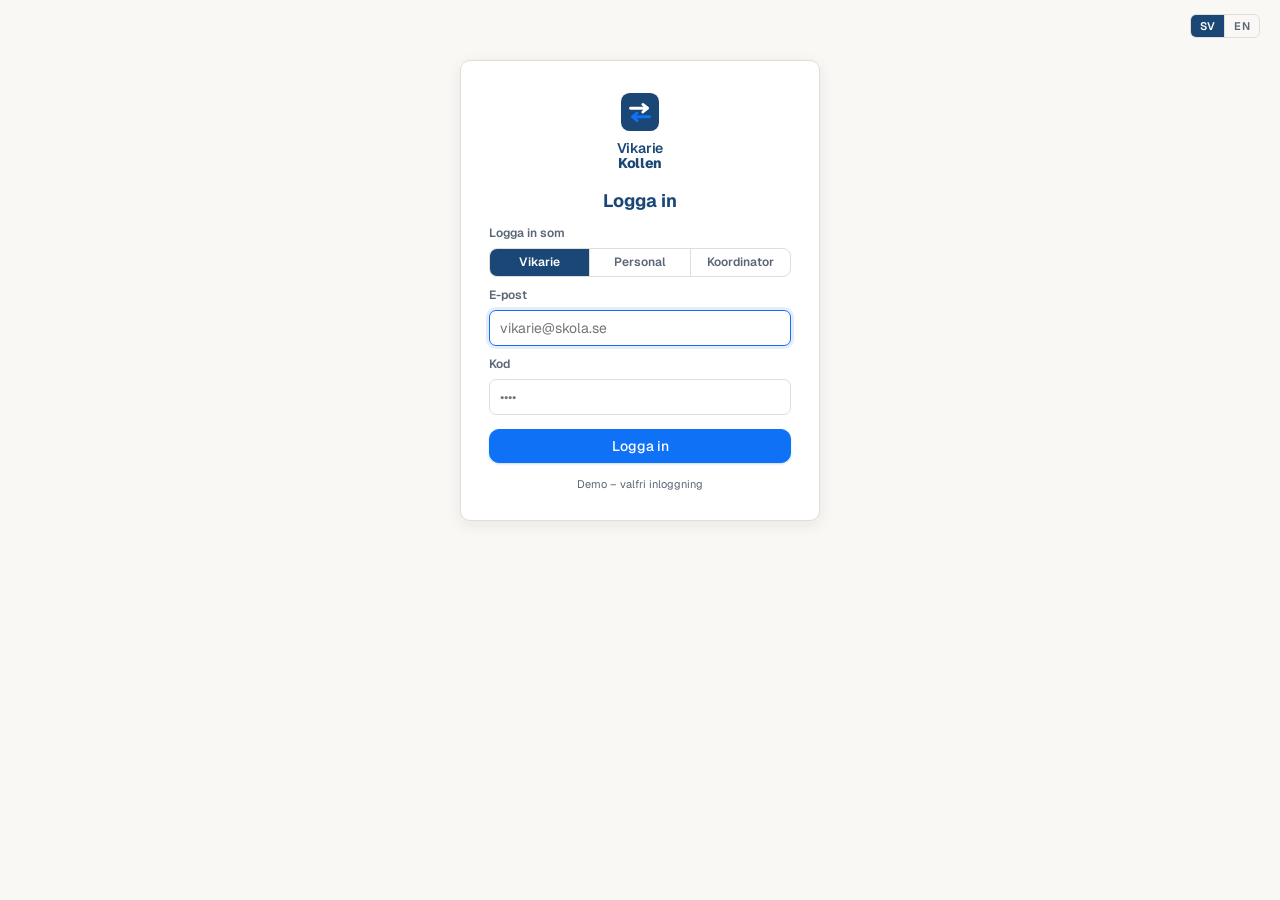
<file: index.html>
<!DOCTYPE html>
<html lang="sv">
<head>
  <meta charset="UTF-8" />
  <meta name="viewport" content="width=device-width, initial-scale=1.0" />
  <title>Vikariekollen · Substitute booking</title>

  <!-- Brand typeface: Geist -->
  <link rel="preconnect" href="https://fonts.googleapis.com" />
  <link rel="preconnect" href="https://fonts.gstatic.com" crossorigin />
  <link rel="stylesheet" href="https://fonts.googleapis.com/css2?family=Geist:wght@400;500;600;700;800&display=swap" />

  <!-- Base + shell + shared component styles.
       ?v= cache-bust: the dev server (serve.py) sends no-store, so this only
       needs bumping if a browser ever pins a stale copy. -->
  <link rel="stylesheet" href="styles.css?v=3" />
  <!-- Per-view stylesheets -->
  <link rel="stylesheet" href="views/board.css?v=3" />
  <link rel="stylesheet" href="views/schedule.css?v=3" />
  <link rel="stylesheet" href="views/pool.css?v=3" />
  <link rel="stylesheet" href="views/settings.css?v=3" />
  <link rel="stylesheet" href="views/history.css?v=3" />
  <link rel="stylesheet" href="views/sub.css?v=3" />
  <link rel="stylesheet" href="views/staff.css?v=3" />
</head>
<body>
  <div id="app"></div>

  <!-- LOAD ORDER (all `defer`, run in document order):
       1. adapter.js  — data + logic layer (window.Adapter)
       2. shell.js    — VK namespace: i18n, el, fmt, components
       3. views/*.js  — assign VK.views.* (stubs; replaced per view)
       4. app.js      — boot the shell LAST -->
  <script src="version.js?v=3" defer></script>
  <script src="adapter.js?v=3" defer></script>
  <script src="shell.js?v=3" defer></script>
  <script src="views/board.js?v=3" defer></script>
  <script src="views/schedule.js?v=3" defer></script>
  <script src="views/pool.js?v=3" defer></script>
  <script src="views/settings.js?v=3" defer></script>
  <script src="views/history.js?v=3" defer></script>
  <script src="views/sub.js?v=3" defer></script>
  <script src="views/staff.js?v=3" defer></script>
  <script src="app.js?v=3" defer></script>
</body>
</html>
</file>
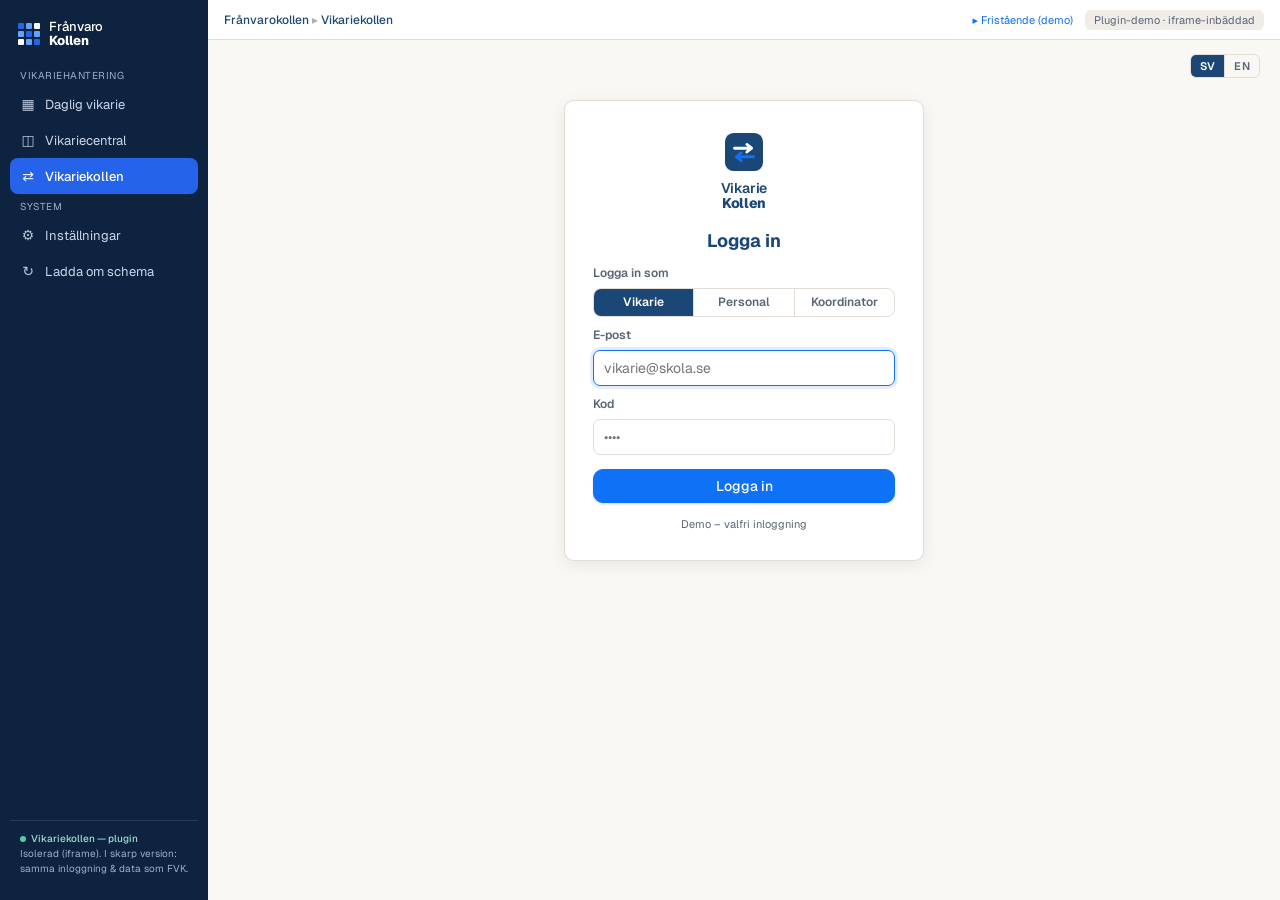
<file: fvk-shell.html>
<!DOCTYPE html>
<html lang="sv">
<head>
  <meta charset="UTF-8" />
  <meta name="viewport" content="width=device-width, initial-scale=1.0" />
  <title>Frånvarokollen · Vikariekollen (plugin-demo)</title>
  <link rel="preconnect" href="https://fonts.googleapis.com" />
  <link rel="preconnect" href="https://fonts.gstatic.com" crossorigin />
  <link rel="stylesheet" href="https://fonts.googleapis.com/css2?family=Geist:wght@400;500;600;700;800&display=swap" />
  <style>
    :root{
      --navy:#16223e; --navy-deep:#0d2340; --blue:#2563eb; --blue2:#60a5fa;
      --paper:#faf8f5; --line:rgba(255,255,255,.10); --muted:#9fb0c8;
      --font:'Geist',ui-sans-serif,system-ui,-apple-system,'Segoe UI',Roboto,Helvetica,Arial,sans-serif;
    }
    *{box-sizing:border-box;margin:0;padding:0;}
    html,body{height:100%;font-family:var(--font);background:var(--paper);}
    .shell{display:flex;height:100vh;width:100%;}

    /* ---- FVK navy sidebar ---- */
    .side{width:208px;flex-shrink:0;background:var(--navy-deep);display:flex;flex-direction:column;padding:14px 10px;}
    .brand{display:flex;align-items:center;gap:9px;padding:6px 8px 16px;}
    .squares{display:grid;grid-template-columns:repeat(3,6px);grid-auto-rows:6px;gap:2px;flex-shrink:0;}
    .squares span{width:6px;height:6px;border-radius:1px;}
    .wm{line-height:1.05;}
    .wm b{display:block;color:#fff;font-size:13px;font-weight:500;}
    .wm b.bot{font-weight:800;}
    .navlbl{color:var(--muted);font-size:10px;letter-spacing:.5px;text-transform:uppercase;padding:6px 10px 4px;}
    .nav{display:flex;align-items:center;gap:9px;color:#cdd8ea;font-size:13px;padding:9px 10px;border-radius:8px;cursor:pointer;user-select:none;transition:background .12s,color .12s;}
    .nav:hover{background:rgba(255,255,255,.06);color:#fff;}
    .nav.active{background:var(--blue);color:#fff;font-weight:500;}
    .nav .ico{width:16px;text-align:center;opacity:.9;font-size:14px;}
    .side-foot{margin-top:auto;color:var(--muted);font-size:10px;padding:10px;border-top:1px solid var(--line);line-height:1.5;}
    .pluglabel{display:inline-flex;align-items:center;gap:5px;color:#9fe1cb;font-weight:500;}
    .dot{width:6px;height:6px;border-radius:50%;background:#5dcaa5;display:inline-block;}

    /* ---- main + plugin frame ---- */
    .main{flex:1;min-width:0;display:flex;flex-direction:column;}
    .crumb{height:40px;flex-shrink:0;background:#fff;border-bottom:1px solid #e2ddd6;display:flex;align-items:center;justify-content:space-between;padding:0 16px;}
    .crumb .path{font-size:12px;color:#5a6577;}
    .crumb .path b{color:#1B4776;font-weight:500;}
    .crumb .tag{font-size:11px;color:#5a6577;background:#f0ece7;border-radius:6px;padding:3px 9px;}
    .frame-wrap{flex:1;min-height:0;position:relative;}
    iframe{width:100%;height:100%;border:0;display:block;background:var(--paper);}

    /* inert-nav toast */
    .toast{position:fixed;left:218px;bottom:18px;background:var(--navy);color:#fff;font-size:12px;padding:9px 13px;border-radius:8px;opacity:0;transform:translateY(6px);transition:opacity .18s,transform .18s;pointer-events:none;max-width:300px;box-shadow:0 6px 20px rgba(13,35,64,.25);}
    .toast.show{opacity:1;transform:translateY(0);}

    @media(max-width:680px){
      .side{width:60px;padding:10px 6px;}
      .wm,.navlbl,.nav span:not(.ico),.side-foot{display:none;}
      .brand{justify-content:center;padding:6px 0 14px;}
      .nav{justify-content:center;padding:10px 0;}
      .toast{left:70px;}
    }
  </style>
</head>
<body>
  <div class="shell">
    <!-- FVK navy sidebar (host chrome) -->
    <aside class="side">
      <div class="brand">
        <div class="squares">
          <span style="background:#2563eb"></span><span style="background:#60a5fa"></span><span style="background:#fff"></span>
          <span style="background:#60a5fa"></span><span style="background:#2563eb"></span><span style="background:#60a5fa"></span>
          <span style="background:#fff"></span><span style="background:#60a5fa"></span><span style="background:#2563eb"></span>
        </div>
        <div class="wm notranslate" translate="no"><b>Frånvaro</b><b class="bot">Kollen</b></div>
      </div>

      <div class="navlbl">Vikariehantering</div>
      <div class="nav" data-inert="Daglig vikarie"><span class="ico">▦</span><span>Daglig vikarie</span></div>
      <div class="nav" data-inert="Vikariecentral"><span class="ico">◫</span><span>Vikariecentral</span></div>
      <div class="nav active"><span class="ico">⇄</span><span translate="no" class="notranslate">Vikariekollen</span></div>

      <div class="navlbl">System</div>
      <div class="nav" data-inert="Inställningar"><span class="ico">⚙</span><span>Inställningar</span></div>
      <div class="nav" data-inert="Ladda om schema"><span class="ico">↻</span><span>Ladda om schema</span></div>

      <div class="side-foot">
        <span class="pluglabel"><span class="dot"></span>Vikariekollen — plugin</span><br>
        Isolerad (iframe). I skarp version: samma inloggning &amp; data som FVK.
      </div>
    </aside>

    <!-- FVK content area = the live VK plugin -->
    <main class="main">
      <div class="crumb">
        <span class="path" translate="no"><b>Frånvarokollen</b> <span style="opacity:.5">▸</span> <b>Vikariekollen</b></span>
        <span style="display:flex;align-items:center;gap:12px;">
          <a href="index.html" title="Endast demo — visa fristående VK (mobil/webb-appen)" style="font-size:11px;color:#0F71F6;text-decoration:none;">▸ Fristående (demo)</a>
          <span class="tag">Plugin-demo · iframe-inbäddad</span>
        </span>
      </div>
      <div class="frame-wrap">
        <iframe src="index.html" title="Vikariekollen (inbäddad)"></iframe>
      </div>
    </main>
  </div>

  <div class="toast" id="toast"></div>

  <script>
    var t = document.getElementById('toast'), timer;
    document.querySelectorAll('.nav[data-inert]').forEach(function(n){
      n.addEventListener('click', function(){
        t.textContent = '“' + n.getAttribute('data-inert') + '” är en FVK-vy — ingår inte i den här plugin-demon.';
        t.classList.add('show');
        clearTimeout(timer);
        timer = setTimeout(function(){ t.classList.remove('show'); }, 2600);
      });
    });
  </script>
</body>
</html>
</file>
<file: styles.css>
/* ============================================================
   Vikariekollen — Substitute Offer & Booking Module
   Branding: FVK navy/blue/violet palette, card-based layout,
   tight aligned grid, SV-first UI.
   Extends the Frånvarokollen Module styles.css — same variables,
   same class names where they apply, new VK-specific components added.
   ============================================================ */

/* -- Reset / Base ------------------------------------------ */
*, *::before, *::after { box-sizing: border-box; margin: 0; padding: 0; }

:root {
  /* Frånvarokollen brand — Navy #1B4776 · Blue #0F71F6 · Red #E71E3C,
     warm "paper" backgrounds with navy authority. Geist typeface. */
  --navy:         #1B4776;  /* primary brand */
  --navy-2:       #112d4e;  /* deeper navy (headings/sidebar) */
  --blue:         #0F71F6;  /* CTA / active / focus */
  --blue-hover:   #0d63db;
  --violet:       #1B4776;  /* legacy alias → navy (violet retired from brand) */
  --violet-hover: #112d4e;
  --page-bg:      #faf8f5;  /* warm paper */
  --paper-200:    #f0ece7;  /* secondary surface / hover */
  --card-bg:      #ffffff;
  --card-border:  #e2ddd6;  /* warm paper border */
  --radius:       10px;
  --text:         #1f2937;
  --muted:        #5a6577;
  --amber-bg:     #fdf6e2;
  --amber-text:   #8a6d3b;
  --amber-border: #f0e3b8;
  --red:          #E71E3C;  /* brand red — destructive/alerts */
  --red-bg:       #fdecee;
  --green:        #16a34a;
  --green-bg:     #dcfce7;
  --green-border: #bbf7d0;
  --green-text:   #15803d;
  --avail-bg:     #dbe7ff;
  --avail-border: #0F71F6;
  --avail-dot:    #0F71F6;
  --card-shadow:  0 1px 3px 0 rgba(13,35,64,.05), 0 1px 2px -1px rgba(13,35,64,.04);
  --border:       #e2ddd6;
  --font-sans:    'Geist', ui-sans-serif, system-ui, -apple-system, 'Segoe UI', Roboto, Helvetica, Arial, sans-serif;
}

html, body {
  height: 100%;
  font-family: var(--font-sans);
  font-size: 14px;
  background: var(--page-bg);
  color: var(--text);
  line-height: 1.4;
}

#app {
  min-height: 100vh;
  display: flex;
  flex-direction: column;
}

/* -- Buttons ----------------------------------------------- */
.btn {
  display: inline-flex;
  align-items: center;
  gap: 5px;
  padding: 6px 14px;
  border: 1px solid transparent;
  border-radius: var(--radius);
  cursor: pointer;
  font-size: 13px;
  font-weight: 500;
  line-height: 1;
  white-space: nowrap;
  transition: background .12s, border-color .12s, color .12s, transform .08s, box-shadow .12s;
  font-family: inherit;
}
/* Tactile feedback — lift on hover, press on click (FVK house style) */
.btn:hover { transform: translateY(-1px); }
.btn:active { transform: translateY(1px); }

.btn-primary {
  background: var(--blue);
  color: #fff;
  border-color: var(--blue);
  box-shadow: 0 1px 2px rgba(15,113,246,.25);
}
.btn-primary:hover { background: var(--blue-hover); border-color: var(--blue-hover); box-shadow: 0 3px 8px rgba(15,113,246,.28); }

.btn-violet {
  background: var(--violet);
  color: #fff;
  border-color: var(--violet);
}
.btn-violet:hover { background: var(--violet-hover); border-color: var(--violet-hover); }

.btn-ghost {
  background: transparent;
  color: var(--muted);
  border-color: transparent;
  font-size: 12px;
}
.btn-ghost:hover { background: var(--card-border); color: var(--text); }

.btn-ghost-border {
  background: transparent;
  color: var(--muted);
  border: 1px solid var(--card-border);
  font-size: 12px;
}
.btn-ghost-border:hover { background: var(--card-border); color: var(--text); }

.btn-sm {
  padding: 4px 10px;
  font-size: 12px;
}

.btn-danger-ghost {
  background: transparent;
  color: var(--red);
  border: 1px solid #f5c6c2;
  font-size: 12px;
}
.btn-danger-ghost:hover { background: var(--red-bg); }

/* -- Lang toggle ------------------------------------------- */
.lang-toggle {
  display: inline-flex;
  border: 1px solid var(--card-border);
  border-radius: 6px;
  overflow: hidden;
}

.lang-btn {
  padding: 4px 9px;
  font-size: 11px;
  font-weight: 600;
  border: none;
  background: transparent;
  color: var(--muted);
  cursor: pointer;
  letter-spacing: .3px;
  transition: background .1s, color .1s;
  font-family: inherit;
}
.lang-btn + .lang-btn { border-left: 1px solid var(--card-border); }
.lang-btn.active {
  background: var(--navy);
  color: #fff;
}

/* -- Top header bar ---------------------------------------- */
.site-header {
  background: var(--card-bg);
  border-bottom: 1px solid var(--card-border);
  height: 52px;
  padding: 0 24px;
  display: flex;
  align-items: center;
  justify-content: space-between;
  flex-shrink: 0;
  box-shadow: var(--card-shadow);
  position: relative;
  z-index: 10;
}

/* -- Logo -------------------------------------------------- */
.fvk-logo {
  display: flex;
  align-items: center;
  gap: 10px;
  text-decoration: none;
  user-select: none;
}

.fvk-logo-squares {
  flex-shrink: 0;
}

.fvk-wordmark {
  display: flex;
  flex-direction: column;
  line-height: 1.1;
  gap: 0;
}

.fvk-wordmark-top {
  font-size: 14px;
  font-weight: 600;
  color: var(--navy);
  letter-spacing: -.2px;
}

.fvk-wordmark-bot {
  font-size: 14px;
  font-weight: 800;
  color: var(--navy);
  letter-spacing: -.3px;
}

/* -- Header right side ------------------------------------- */
.header-right {
  display: flex;
  align-items: center;
  gap: 14px;
}

.user-email {
  font-size: 12px;
  color: var(--muted);
}

/* -- Demo banner ------------------------------------------- */
.demo-banner {
  background: var(--amber-bg);
  border-bottom: 1px solid var(--amber-border);
  color: var(--amber-text);
  font-size: 12px;
  font-weight: 500;
  padding: 6px 24px;
  display: flex;
  align-items: center;
  gap: 6px;
  flex-shrink: 0;
}

/* -- Login screen ------------------------------------------ */
.login-page {
  flex: 1;
  display: flex;
  align-items: flex-start;
  justify-content: center;
  padding: 60px 16px 40px;
  position: relative;
}

.login-lang {
  position: fixed;
  top: 14px;
  right: 20px;
}

.login-card {
  background: var(--card-bg);
  border: 1px solid var(--card-border);
  border-radius: var(--radius);
  box-shadow: 0 4px 16px rgba(16,24,40,.08);
  width: 360px;
  max-width: 96vw;
  padding: 32px 28px 28px;
  display: flex;
  flex-direction: column;
  gap: 10px;
}

.login-logo-wrap {
  display: flex;
  flex-direction: column;
  align-items: center;
  gap: 10px;
  margin-bottom: 6px;
}

.login-title {
  font-size: 18px;
  font-weight: 700;
  color: var(--navy);
  text-align: center;
  margin-bottom: 2px;
}

.login-error {
  font-size: 12px;
  color: var(--red);
  background: var(--red-bg);
  border: 1px solid #f5c6c2;
  border-radius: 6px;
  padding: 7px 10px;
}

.field-label {
  font-size: 12px;
  font-weight: 600;
  color: var(--muted);
  margin-bottom: -4px;
}

.text-input {
  width: 100%;
  padding: 8px 10px;
  border: 1px solid var(--card-border);
  border-radius: 7px;
  font-size: 14px;
  color: var(--text);
  background: var(--card-bg);
  outline: none;
  transition: border-color .12s, box-shadow .12s;
  font-family: inherit;
}
.text-input:focus {
  border-color: var(--blue);
  box-shadow: 0 0 0 3px rgba(37,99,235,.12);
}

.login-btn {
  width: 100%;
  justify-content: center;
  margin-top: 4px;
  padding: 9px;
  font-size: 14px;
}

.login-hint {
  font-size: 11px;
  color: var(--muted);
  text-align: center;
  margin-top: 4px;
}

/* -- Board page -------------------------------------------- */
.board-page {
  flex: 1;
  padding: 20px 20px 40px;
  display: flex;
  flex-direction: column;
  gap: 20px;
  max-width: 900px;
  width: 100%;
  margin: 0 auto;
  box-sizing: border-box;
}

/* -- Board top row (section title + action button) --------- */
.board-top-row {
  display: flex;
  align-items: center;
  justify-content: space-between;
  gap: 12px;
}

.board-section-title {
  font-size: 16px;
  font-weight: 700;
  color: var(--navy);
}

/* -- Stat cards -------------------------------------------- */
.stats-row {
  display: grid;
  grid-template-columns: repeat(4, 1fr);
  gap: 12px;
}

.stat-card {
  background: var(--card-bg);
  border: 1px solid var(--card-border);
  border-radius: var(--radius);
  box-shadow: var(--card-shadow);
  padding: 14px 16px;
  display: flex;
  flex-direction: column;
  gap: 4px;
}

.stat-value {
  font-size: 28px;
  font-weight: 800;
  color: var(--navy);
  line-height: 1;
}

.stat-label {
  font-size: 11px;
  font-weight: 600;
  color: var(--muted);
  letter-spacing: .3px;
  text-transform: uppercase;
}

/* -- Gaps section ------------------------------------------ */
.gaps-section {
  display: flex;
  flex-direction: column;
  gap: 0;
  background: var(--card-bg);
  border: 1px solid var(--card-border);
  border-radius: var(--radius);
  box-shadow: var(--card-shadow);
  overflow: hidden;
}

.gaps-section-header {
  padding: 14px 18px 12px;
  border-bottom: 1px solid var(--card-border);
  display: flex;
  align-items: center;
  gap: 10px;
}

.gaps-section-title {
  font-size: 14px;
  font-weight: 700;
  color: var(--navy);
  flex: 1;
}

/* -- Gap row ----------------------------------------------- */
.gap-row {
  border-bottom: 1px solid var(--card-border);
  cursor: pointer;
  transition: background .1s;
}
.gap-row:last-child { border-bottom: none; }
.gap-row:hover .gap-row-main { background: #fafbfe; }
.gap-row.expanded .gap-row-main { background: #f4f7ff; border-bottom: 1px solid var(--card-border); }

.gap-row-main {
  display: flex;
  align-items: center;
  gap: 12px;
  padding: 12px 18px;
}

/* avatar */
.initials-avatar {
  width: 36px;
  height: 36px;
  border-radius: 50%;
  background: var(--avail-bg);
  color: var(--blue);
  font-size: 12px;
  font-weight: 700;
  display: flex;
  align-items: center;
  justify-content: center;
  flex-shrink: 0;
  letter-spacing: -.3px;
}

.initials-avatar.sm {
  width: 28px;
  height: 28px;
  font-size: 11px;
}

.initials-avatar.violet {
  background: #ede9fe;
  color: var(--violet);
}

.gap-info {
  flex: 1;
  min-width: 0;
}

.gap-teacher {
  font-size: 13px;
  font-weight: 600;
  color: var(--text);
}

.gap-teacher-sub {
  font-size: 11px;
  color: var(--muted);
}

.gap-meta {
  font-size: 12px;
  color: var(--muted);
  display: flex;
  flex-wrap: wrap;
  gap: 4px 10px;
  margin-top: 2px;
}

.gap-meta-dot {
  color: var(--card-border);
}

/* status badge */
.status-badge {
  display: inline-flex;
  align-items: center;
  gap: 5px;
  padding: 3px 10px;
  border-radius: 20px;
  font-size: 11px;
  font-weight: 600;
  white-space: nowrap;
  flex-shrink: 0;
}

.badge-amber {
  background: var(--amber-bg);
  color: var(--amber-text);
  border: 1px solid var(--amber-border);
}

.badge-blue {
  background: var(--avail-bg);
  color: var(--blue);
  border: 1px solid #93c5fd;
}

.badge-green {
  background: var(--green-bg);
  color: var(--green-text);
  border: 1px solid var(--green-border);
}

.badge-muted {
  background: #f3f4f6;
  color: var(--muted);
  border: 1px solid var(--card-border);
}

.gap-chevron {
  color: var(--muted);
  font-size: 11px;
  margin-left: 4px;
  transition: transform .15s;
  flex-shrink: 0;
}
.gap-row.expanded .gap-chevron { transform: rotate(180deg); }

/* -- Offer panel (expanded inline) ------------------------- */
.offer-panel {
  padding: 16px 18px 18px 18px;
  background: #f8faff;
  border-top: none;
  display: flex;
  flex-direction: column;
  gap: 14px;
}

/* mode segmented control */
.mode-control {
  display: flex;
  align-items: center;
  gap: 0;
  border: 1px solid var(--card-border);
  border-radius: 8px;
  overflow: hidden;
  width: fit-content;
}

.mode-btn {
  padding: 6px 14px;
  font-size: 12px;
  font-weight: 600;
  border: none;
  background: transparent;
  color: var(--muted);
  cursor: pointer;
  font-family: inherit;
  transition: background .1s, color .1s;
  white-space: nowrap;
  line-height: 1.3;
}
.mode-btn + .mode-btn { border-left: 1px solid var(--card-border); }
.mode-btn.active {
  background: var(--navy);
  color: #fff;
}
.mode-btn:disabled {
  cursor: not-allowed;
  opacity: .6;
}

.mode-explainer {
  font-size: 12px;
  color: var(--muted);
  font-style: italic;
  margin-top: -6px;
}

/* candidate list */
.candidates-title {
  font-size: 12px;
  font-weight: 700;
  color: var(--muted);
  text-transform: uppercase;
  letter-spacing: .4px;
}

.candidate-list {
  display: flex;
  flex-direction: column;
  gap: 6px;
}

.candidate-row {
  display: flex;
  align-items: center;
  flex-wrap: wrap;
  row-gap: 8px;
  gap: 10px;
  padding: 8px 12px;
  border-radius: 8px;
  border: 1px solid var(--card-border);
  background: var(--card-bg);
}

.candidate-row.dimmed {
  opacity: .45;
}

.rank-num {
  font-size: 11px;
  font-weight: 700;
  color: var(--muted);
  width: 16px;
  text-align: center;
  flex-shrink: 0;
}

.candidate-info {
  flex: 1 1 150px;
  min-width: 0;
}

.candidate-name {
  font-size: 13px;
  font-weight: 600;
  color: var(--text);
  white-space: nowrap;
  overflow: hidden;
  text-overflow: ellipsis;
}

.candidate-meta {
  font-size: 11px;
  color: var(--muted);
  margin-top: 1px;
}

.candidate-actions {
  display: flex;
  align-items: center;
  flex-wrap: wrap;
  justify-content: flex-end;
  gap: 6px;
  margin-left: auto;
}

/* state pill */
.state-pill {
  display: inline-flex;
  align-items: center;
  gap: 4px;
  padding: 2px 8px;
  border-radius: 12px;
  font-size: 11px;
  font-weight: 600;
  white-space: nowrap;
}

.pill-contacted  { background: var(--avail-bg); color: var(--blue); }
.pill-queued     { background: #f3f4f6; color: var(--muted); }
.pill-accepted   { background: var(--green-bg); color: var(--green-text); }
.pill-declined   { background: var(--red-bg); color: var(--red); }
.pill-superseded { background: #f3f4f6; color: #9ca3af; }
.pill-pending    { background: #f3f4f6; color: var(--muted); }

/* panel action row */
.panel-action-row {
  display: flex;
  align-items: center;
  gap: 10px;
  flex-wrap: wrap;
}

.panel-note {
  font-size: 11px;
  color: var(--muted);
  font-style: italic;
}

/* filled confirmation */
.filled-confirm {
  display: flex;
  align-items: flex-start;
  gap: 10px;
  padding: 12px 14px;
  background: var(--green-bg);
  border: 1px solid var(--green-border);
  border-radius: 8px;
}

.filled-confirm-icon {
  font-size: 18px;
  line-height: 1;
  flex-shrink: 0;
}

.filled-confirm-text {
  font-size: 13px;
  font-weight: 600;
  color: var(--green-text);
}

.filled-confirm-note {
  font-size: 11px;
  color: var(--green-text);
  opacity: .8;
  margin-top: 3px;
  font-style: italic;
}

/* pool-exhausted hint */
.pool-exhausted {
  font-size: 12px;
  color: var(--amber-text);
  background: var(--amber-bg);
  border: 1px solid var(--amber-border);
  border-radius: 6px;
  padding: 6px 10px;
  font-style: italic;
}

/* info icon button */
.info-icon-btn {
  background: none;
  border: none;
  cursor: pointer;
  color: var(--muted);
  font-size: 13px;
  padding: 0 2px;
  line-height: 1;
  transition: color .1s;
}
.info-icon-btn:hover { color: var(--blue); }

/* -- Write-back toast / note ------------------------------- */
.writeback-note {
  font-size: 11px;
  color: var(--green-text);
  background: var(--green-bg);
  border: 1px solid var(--green-border);
  border-radius: 6px;
  padding: 5px 10px;
  font-style: italic;
}

/* -- Modal overlay ----------------------------------------- */
.modal-overlay {
  position: fixed;
  inset: 0;
  background: rgba(16, 24, 40, .45);
  z-index: 100;
  display: flex;
  align-items: center;
  justify-content: center;
  padding: 20px;
}

.modal-card {
  background: var(--card-bg);
  border: 1px solid var(--card-border);
  border-radius: var(--radius);
  box-shadow: 0 8px 32px rgba(16,24,40,.18);
  width: 440px;
  max-width: 96vw;
  padding: 24px 24px 20px;
  display: flex;
  flex-direction: column;
  gap: 12px;
}

.modal-title {
  font-size: 15px;
  font-weight: 700;
  color: var(--navy);
  display: flex;
  align-items: center;
  gap: 8px;
}

.modal-title-icon {
  font-size: 18px;
}

.modal-body {
  font-size: 13px;
  color: var(--text);
  line-height: 1.6;
}

.modal-body strong {
  color: var(--navy);
}

.modal-integration-tag {
  display: inline-flex;
  align-items: center;
  gap: 5px;
  padding: 2px 8px;
  border-radius: 12px;
  font-size: 11px;
  font-weight: 600;
  background: #ede9fe;
  color: var(--violet);
  border: 1px solid #ddd6fe;
  margin-top: 4px;
}

.modal-footer {
  display: flex;
  align-items: center;
  justify-content: flex-end;
  gap: 8px;
  margin-top: 4px;
}

/* -- School mode default control (settings strip) ---------- */
.school-mode-strip {
  background: var(--card-bg);
  border: 1px solid var(--card-border);
  border-radius: var(--radius);
  box-shadow: var(--card-shadow);
  padding: 12px 18px;
  display: flex;
  align-items: center;
  gap: 14px;
  flex-wrap: wrap;
}

.school-mode-label {
  font-size: 12px;
  font-weight: 600;
  color: var(--muted);
  white-space: nowrap;
}

.school-mode-saved {
  font-size: 11px;
  color: var(--green-text);
  font-style: italic;
}

/* -- Footer ------------------------------------------------ */
.board-footer {
  display: flex;
  align-items: center;
  justify-content: space-between;
  padding: 0 2px;
  flex-wrap: wrap;
  gap: 8px;
}

.footer-copy {
  font-size: 11px;
  color: var(--muted);
}

/* ============================================================
   SHELL ADDITIONS — nav, role switch, content, shared
   components (vk-badge, empty-state, toast).
   Per-view styles live in views/*.css.
   ============================================================ */

/* -- Role switch (header) ---------------------------------- */
.role-switch .mode-btn { padding: 5px 12px; font-size: 11px; }

/* -- App nav tabs ------------------------------------------ */
.app-nav {
  background: var(--page-bg);
  border-bottom: 1px solid var(--card-border);
  padding: 10px 20px 0;
  display: flex;
  align-items: flex-end;
  gap: 4px;
  flex-shrink: 0;
  overflow-x: auto;
}

.nav-tab {
  padding: 9px 18px 10px;
  font-size: 13px;
  font-weight: 600;
  color: var(--muted);
  background: transparent;
  border: 1px solid transparent;
  border-bottom: none;
  border-radius: 9px 9px 0 0;
  margin-bottom: -1px;          /* sit the tab on the nav's bottom rule */
  cursor: pointer;
  white-space: nowrap;
  font-family: inherit;
  transition: background .12s, color .12s, box-shadow .12s;
}
.nav-tab:hover {
  color: var(--text);
  background: rgba(255, 255, 255, .55);
}
.nav-tab.active {
  color: var(--navy);
  background: var(--card-bg);
  border-color: var(--card-border);
  border-top: 2px solid var(--blue);   /* tab-top accent */
  padding-top: 8px;                     /* keep height after the 2px top */
  box-shadow: 0 -2px 6px rgba(13, 35, 64, .06);
}

/* -- Main content region ----------------------------------- */
.app-content {
  flex: 1;
  padding: 20px 20px 32px;
  max-width: 980px;
  width: 100%;
  margin: 0 auto;
  box-sizing: border-box;
}

/* -- App footer -------------------------------------------- */
.app-footer {
  display: flex;
  align-items: center;
  justify-content: space-between;
  padding: 12px 24px 16px;
  border-top: 1px solid var(--card-border);
  flex-wrap: wrap;
  gap: 8px;
  flex-shrink: 0;
}
.footer-actions { display: flex; align-items: center; gap: 8px; }

/* -- Generic badge ----------------------------------------- */
.vk-badge {
  display: inline-flex;
  align-items: center;
  padding: 2px 8px;
  border-radius: 12px;
  font-size: 11px;
  font-weight: 600;
  white-space: nowrap;
}
.vk-badge-blue   { background: var(--avail-bg); color: var(--blue); border: 1px solid #93c5fd; }
.vk-badge-green  { background: var(--green-bg); color: var(--green-text); border: 1px solid var(--green-border); }
.vk-badge-amber  { background: var(--amber-bg); color: var(--amber-text); border: 1px solid var(--amber-border); }
.vk-badge-violet { background: #ede9fe; color: var(--violet); border: 1px solid #ddd6fe; }
.vk-badge-muted  { background: #f3f4f6; color: var(--muted); border: 1px solid var(--card-border); }

/* -- Empty state / view stub ------------------------------- */
.view-stub { padding: 24px 0; }
.empty-state {
  display: flex;
  flex-direction: column;
  align-items: center;
  justify-content: center;
  text-align: center;
  gap: 8px;
  padding: 48px 20px;
  background: var(--card-bg);
  border: 1px dashed var(--card-border);
  border-radius: var(--radius);
}
.empty-state-icon { font-size: 32px; line-height: 1; opacity: .7; }
.empty-state-msg  { font-size: 15px; font-weight: 700; color: var(--navy); }
.empty-state-sub  { font-size: 12px; color: var(--muted); max-width: 420px; }

/* -- Toast ------------------------------------------------- */
.vk-toast {
  position: fixed;
  bottom: 24px;
  right: 24px;
  z-index: 200;
  max-width: 340px;
  padding: 10px 14px;
  border-radius: 8px;
  font-size: 12px;
  font-weight: 600;
  box-shadow: 0 4px 16px rgba(16,24,40,.16);
  animation: vk-toast-in .16s ease-out;
}
.vk-toast-green { background: var(--green-bg); color: var(--green-text); border: 1px solid var(--green-border); }
.vk-toast-blue  { background: var(--avail-bg); color: var(--blue); border: 1px solid #93c5fd; }
.vk-toast-amber { background: var(--amber-bg); color: var(--amber-text); border: 1px solid var(--amber-border); }
@keyframes vk-toast-in { from { opacity: 0; transform: translateY(6px); } to { opacity: 1; transform: none; } }

/* -- Login role segment spacing ---------------------------- */
.login-card .mode-control { width: 100%; }
.login-card .mode-control .mode-btn { flex: 1; justify-content: center; }

/* -- Responsive -------------------------------------------- */
@media (max-width: 680px) {
  .site-header { padding: 0 14px; height: 48px; }
  .demo-banner { padding: 5px 14px; }
  .board-page  { padding: 12px 10px 28px; gap: 14px; }
  .app-content { padding: 14px 12px 28px; }
  .app-nav     { padding: 8px 10px 0; }
  .stats-row   { grid-template-columns: repeat(2, 1fr); }
  .user-email  { display: none; }
  .mode-control { flex-wrap: wrap; }
  .role-switch { flex-wrap: nowrap; }
}

@media (max-width: 420px) {
  .stats-row { grid-template-columns: 1fr 1fr; }
}
</file>
<file: views/board.css>
/* ============================================================
   views/board.css — Board view–specific styles
   Shared tokens and base components live in ../styles.css.
   ============================================================ */

/* -- Pool badge: navy variant (not in styles.css) ---------- */
.vk-badge-navy {
  background: #e8edf6;
  color: var(--navy);
  border: 1px solid #b8c8de;
}

/* -- New-gap form ------------------------------------------ */
.board-new-gap-form {
  display: flex;
  flex-direction: column;
  gap: 10px;
}

.board-new-gap-intro {
  margin-bottom: 4px;
  color: var(--muted);
  font-size: 12px;
  font-style: italic;
  line-height: 1.5;
}

.board-field-row {
  display: flex;
  flex-direction: column;
  gap: 4px;
}

.board-field-error {
  font-size: 11px;
  color: var(--red);
  display: none;
  margin-top: 2px;
}

/* -- Gaps filter (segmentedControl inside section header) --- */
.gaps-filter {
  margin-left: auto;
}

.gaps-filter .mode-btn {
  padding: 4px 12px;
  font-size: 11px;
}

/* -- Gap list: single-column list (rows separated by .gap-row borders) --- */
.gap-list {
  display: block;
}

/* -- Gap row: closed (filled/expired) is not pointer-ish ---- */
.gap-row.closed .gap-row-main {
  cursor: default;
}

/* -- Offer panel — mode section ----------------------------- */
.offer-panel-mode-wrap {
  display: flex;
  align-items: center;
  flex-wrap: wrap;
  gap: 10px;
}

.board-mode-label {
  font-size: 12px;
  font-weight: 600;
  color: var(--muted);
  white-space: nowrap;
}

.board-mode-lock {
  font-size: 11px;
  color: var(--amber-text);
  background: var(--amber-bg);
  border: 1px solid var(--amber-border);
  border-radius: 6px;
  padding: 3px 8px;
  font-style: italic;
  white-space: nowrap;
}

/* -- Cancel offer link -------------------------------------- */
.board-cancel-row {
  margin-top: -4px;
}

.board-cancel-link {
  color: var(--red) !important;
  font-size: 11px;
  padding: 2px 0;
}
.board-cancel-link:hover {
  background: transparent !important;
  text-decoration: underline;
}

/* -- Candidate row: ensure actions wrap to own right-aligned
   line on narrow viewports (avoids cramped single-row) ------ */
.candidate-row {
  flex-wrap: wrap;
}

.candidate-actions {
  flex-basis: 100%;
  justify-content: flex-end;
  gap: 6px;
}

@media (min-width: 540px) {
  .candidate-actions {
    flex-basis: auto;
  }
}

/* -- Panel "← Tillsätt" hint for admin_assign mode --------- */
.panel-action-row .panel-note {
  font-size: 11px;
  color: var(--muted);
  font-style: italic;
}

/* -- Gap-row closed hover suppression ----------------------- */
.gap-row.closed:hover .gap-row-main {
  background: inherit;
}

/* -- Offer panel top border separation ---------------------- */
.gap-row.expanded .offer-panel {
  border-top: 1px solid var(--card-border);
}

/* -- Mobile: stat cards 2-col below 500px ------------------- */
@media (max-width: 500px) {
  .stats-row {
    grid-template-columns: 1fr 1fr;
  }

  .offer-panel {
    padding: 12px 12px 14px;
  }

  .board-top-row {
    flex-wrap: wrap;
  }
}

/* -- Cascade timing line on contacted candidate ------------- */
.cascade-timing-line {
  font-size: 11px;
  color: var(--muted);
  margin-top: 4px;
  line-height: 1.4;
  font-style: italic;
}

/* -- Push-to-next button ------------------------------------ */
.board-push-row {
  margin-top: 2px;
}

.board-push-btn {
  font-size: 12px;
  padding: 5px 12px;
  color: var(--navy);
  border-color: var(--card-border);
  gap: 5px;
}

.board-push-btn:hover {
  border-color: var(--blue);
  color: var(--blue);
  background: #eef4ff;
}

/* -- Very narrow (380px floor) ------------------------------ */
@media (max-width: 420px) {
  .gap-row-main {
    padding: 10px 12px;
    gap: 8px;
  }

  .gaps-section-header {
    flex-wrap: wrap;
    gap: 8px;
  }

  .gaps-filter {
    margin-left: 0;
  }
}
</file>
<file: views/schedule.css>
/* ============================================================
   views/schedule.css — "Schema" (grid) view.
   Day-at-a-glance timetable of gaps. Brand tokens from styles.css
   (--navy --blue --red --green --muted --card-bg --page-bg).
   ============================================================ */

.sch-toolbar {
  display: flex;
  align-items: center;
  justify-content: space-between;
  gap: 12px;
  flex-wrap: wrap;
  margin-bottom: 10px;
}
.sch-date { display: flex; align-items: center; gap: 8px; }
.sch-date-label { font-weight: 600; color: var(--navy); min-width: 120px; text-align: center; }

.sch-legend {
  display: flex;
  flex-wrap: wrap;
  gap: 14px;
  margin-bottom: 10px;
  font-size: 12px;
  color: var(--muted);
}
.sch-legend-item { display: inline-flex; align-items: center; gap: 6px; }
.sch-legend-sw { width: 12px; height: 12px; border-radius: 3px; border: 1px solid transparent; }

/* Board: gutter + columns, horizontally scrollable for the wide layouts. */
.sch-scroll {
  overflow-x: auto;
  background: var(--card-bg, #fff);
  border: 1px solid #e6e2db;
  border-radius: 12px;
  padding: 10px;
}
.sch-board { position: relative; display: flex; min-width: max-content; }

.sch-gutter { width: 46px; flex: none; }
.sch-col { flex: none; }

.sch-colhead {
  height: 28px;
  display: flex;
  align-items: center;
  justify-content: center;
  font-size: 11px;
  font-weight: 600;
  color: var(--navy);
  border-bottom: 1px solid #e6e2db;
  padding: 0 4px;
  white-space: nowrap;
  overflow: hidden;
  text-overflow: ellipsis;
}
.sch-col .sch-colhead { border-left: 1px solid #ece8e1; }

.sch-gutter-body { position: relative; }
.sch-hour {
  position: absolute;
  right: 6px;
  font-size: 10px;
  color: var(--muted);
}

.sch-colbody {
  position: relative;
  border-left: 1px solid #ece8e1;
  /* 63px = 60 min * 1.05 px/min (kept in sync with PX_PER_MIN in schedule.js) */
  background-image: repeating-linear-gradient(
    to bottom, transparent, transparent 62px, #f0ece4 62px, #f0ece4 63px);
}

.sch-block {
  position: absolute;
  border-radius: 6px;
  border: 1px solid transparent;
  padding: 3px 6px;
  overflow: hidden;
  cursor: pointer;
  line-height: 1.2;
  box-sizing: border-box;
  transition: filter .12s ease, box-shadow .12s ease;
}
.sch-block:hover { filter: brightness(0.97); box-shadow: 0 0 0 2px rgba(15,113,246,0.25); }
.sch-block-t { font-size: 11px; font-weight: 600; white-space: nowrap; overflow: hidden; text-overflow: ellipsis; }
.sch-block-s { font-size: 10px; opacity: 0.85; white-space: nowrap; overflow: hidden; text-overflow: ellipsis; }

/* Status palettes */
.sch-block.is-unsent  { background: #fdf0d9; border-color: #f0c267; color: #8a5a05; }
.sch-block.is-pool,
.sch-block.is-cascade { background: #e6f0ff; border-color: #8bb6f0; color: #0b3e8f; }
.sch-block.is-filled  { background: #e6f6ec; border-color: #7fce9d; color: #0f6b34; }
.sch-block.is-expired { background: #f1f0ed; border-color: #cfd3da; color: #5a6577; }

/* Legend swatches reuse the same palette */
.sch-legend-sw.is-unsent  { background: #fdf0d9; border-color: #f0c267; }
.sch-legend-sw.is-pool    { background: #e6f0ff; border-color: #8bb6f0; }
.sch-legend-sw.is-filled  { background: #e6f6ec; border-color: #7fce9d; }
.sch-legend-sw.is-expired { background: #f1f0ed; border-color: #cfd3da; }

/* "now" marker spanning the columns (gutter is 46px wide) */
.sch-now {
  position: absolute;
  left: 46px;
  right: 0;
  border-top: 2px dashed var(--red);
  pointer-events: none;
}
.sch-now-label {
  position: absolute;
  left: 0;
  top: -8px;
  font-size: 9px;
  color: var(--red);
  background: var(--card-bg, #fff);
  padding: 0 4px;
}

/* Modal internals */
.sch-modal-meta { display: flex; align-items: center; gap: 10px; margin-bottom: 10px; flex-wrap: wrap; }
.sch-modal-time { font-size: 13px; color: var(--muted); }
.sch-modal-line { display: flex; gap: 8px; font-size: 13px; margin-bottom: 4px; }
.sch-modal-k { color: var(--muted); min-width: 80px; }
.sch-filled-note {
  margin-top: 10px; padding: 8px 10px; border-radius: 8px;
  background: #e6f6ec; color: #0f6b34; font-size: 13px; font-weight: 500;
}
.sch-assign-select {
  margin-top: 12px; width: 100%; height: 36px; padding: 0 10px;
  border: 1px solid #d7d2c9; border-radius: 8px; background: #fff; font-size: 13px; cursor: pointer;
}
</file>
<file: views/pool.css>
/* views/pool.css — pool + availability-grid styles.
   Base variables and shared components live in ../styles.css. */

/* ============================================================
   MASTER-DETAIL LAYOUT
   ============================================================ */

.pool-layout {
  display: grid;
  grid-template-columns: 340px 1fr;
  gap: 0;
  min-height: 0;
  border: 1px solid var(--card-border);
  border-radius: var(--radius);
  background: var(--card-bg);
  box-shadow: var(--card-shadow);
  overflow: hidden;
}

/* LEFT PANE */
.pool-pane {
  border-right: 1px solid var(--card-border);
  display: flex;
  flex-direction: column;
  min-height: 0;
  overflow: hidden;
}

.pool-header {
  display: flex;
  align-items: center;
  justify-content: space-between;
  padding: 14px 16px 12px;
  border-bottom: 1px solid var(--card-border);
  background: var(--card-bg);
  flex-shrink: 0;
}

.pool-title {
  font-size: 14px;
  font-weight: 700;
  color: var(--navy);
}

.pool-empty {
  padding: 12px;
}

.pool-list {
  overflow-y: auto;
  flex: 1;
}

/* POOL FILTER BAR */
.pool-filter-bar {
  display: flex;
  flex-wrap: wrap;
  gap: 4px;
  padding: 7px 12px;
  border-bottom: 1px solid var(--card-border);
  background: var(--page-bg);
  flex-shrink: 0;
}

.pool-filter-chip {
  padding: 3px 10px;
  border: 1px solid var(--card-border);
  border-radius: 20px;
  font-size: 11px;
  font-weight: 600;
  color: var(--muted);
  background: var(--card-bg);
  cursor: pointer;
  font-family: inherit;
  white-space: nowrap;
  transition: background .1s, color .1s, border-color .1s;
}
.pool-filter-chip:hover {
  background: var(--paper-200);
  color: var(--text);
}
.pool-filter-chip.active {
  background: var(--navy);
  color: #fff;
  border-color: var(--navy);
}

/* POOL ORIGIN BADGE (inline in rows) */
.pool-origin-badge {
  flex-shrink: 0;
}

/* vk-badge-navy is not in styles.css; define it here */
.vk-badge-navy {
  background: #e8edf6;
  color: var(--navy);
  border: 1px solid #b8c8de;
}

/* MODAL POOL NOTE */
.pool-modal-pool-note {
  display: flex;
  align-items: center;
  gap: 6px;
  font-size: 12px;
  color: var(--muted);
  padding: 4px 0 2px;
}

/* SUB ROW */
.sub-row {
  padding: 10px 14px;
  border-bottom: 1px solid var(--card-border);
  cursor: pointer;
  transition: background .1s;
  display: flex;
  flex-direction: column;
  gap: 5px;
}
.sub-row:last-child { border-bottom: none; }
.sub-row:hover { background: #faf7f2; }
.sub-row.sub-row-selected {
  background: var(--red-bg);
  border-left: 3px solid var(--red);
  padding-left: 11px;
}

.sub-name-row {
  display: flex;
  align-items: center;
  gap: 8px;
}

.sub-info {
  display: flex;
  align-items: center;
  gap: 6px;
  min-width: 0;
  flex: 1;
}

.sub-name {
  font-size: 13px;
  font-weight: 600;
  color: var(--text);
  white-space: nowrap;
  overflow: hidden;
  text-overflow: ellipsis;
}
.sub-name.sub-inactive { color: var(--muted); text-decoration: line-through; }

.sub-status-badge {
  font-size: 10px;
  font-weight: 600;
  padding: 1px 6px;
  border-radius: 10px;
  flex-shrink: 0;
}
.sub-status-badge.inactive {
  background: #f0ece7;
  color: var(--muted);
  border: 1px solid var(--card-border);
}

.sub-meta-row {
  display: flex;
  align-items: center;
  gap: 8px;
  flex-wrap: wrap;
}

.sub-rate {
  font-size: 11px;
  color: var(--muted);
  white-space: nowrap;
}

.sub-chips {
  display: flex;
  flex-wrap: wrap;
  gap: 3px;
}

.sub-chip {
  font-size: 10px;
  font-weight: 600;
  padding: 1px 6px;
  border-radius: 10px;
  background: var(--avail-bg);
  color: var(--blue);
  border: 1px solid #93c5fd;
  white-space: nowrap;
}
.sub-chip-more {
  background: #f0ece7;
  color: var(--muted);
  border-color: var(--card-border);
}

/* RELIABILITY BAR */
.reliability-wrap {
  display: flex;
  align-items: center;
  gap: 6px;
}

.reliability-label {
  font-size: 10px;
  color: var(--muted);
  white-space: nowrap;
  min-width: 80px;
}

.reliability-track {
  flex: 1;
  height: 4px;
  background: var(--card-border);
  border-radius: 2px;
  overflow: hidden;
}

.reliability-fill {
  height: 100%;
  border-radius: 2px;
  transition: width .2s;
}
.reliability-fill.rel-hi  { background: var(--green); }
.reliability-fill.rel-mid { background: var(--green); }
.reliability-fill.rel-lo  { background: var(--amber-text); }

/* ROW ACTIONS */
.sub-actions {
  display: flex;
  gap: 4px;
  flex-wrap: wrap;
  padding-top: 2px;
}

/* ============================================================
   RIGHT PANE — DETAIL
   ============================================================ */

.detail-pane {
  display: flex;
  flex-direction: column;
  min-height: 0;
  overflow-y: auto;
}

.detail-empty {
  justify-content: center;
}

.detail-header {
  display: flex;
  align-items: center;
  gap: 10px;
  padding: 14px 18px 12px;
  border-bottom: 1px solid var(--card-border);
  flex-shrink: 0;
}

.detail-sub-info {
  display: flex;
  flex-direction: column;
  gap: 2px;
  min-width: 0;
}

.detail-sub-name-row {
  display: flex;
  align-items: center;
  gap: 8px;
  flex-wrap: wrap;
}

.detail-sub-name {
  font-size: 15px;
  font-weight: 700;
  color: var(--navy);
}

.detail-sub-meta {
  font-size: 11px;
  color: var(--muted);
}

/* AVAILABILITY SUB-TABS */
.avail-tab-bar {
  display: flex;
  align-items: flex-end;
  gap: 4px;
  background: var(--page-bg);
  border-bottom: 1px solid var(--card-border);
  padding: 8px 16px 0;
  flex-shrink: 0;
}

.avail-tab-btn {
  background: transparent;
  border: 1px solid transparent;
  border-bottom: none;
  border-radius: 8px 8px 0 0;
  padding: 8px 14px;
  font-size: 12px;
  font-weight: 600;
  color: var(--muted);
  cursor: pointer;
  font-family: inherit;
  margin-bottom: -1px;
  transition: background .12s, color .12s, box-shadow .12s;
  white-space: nowrap;
}
.avail-tab-btn:hover { color: var(--text); background: rgba(255,255,255,.55); }
.avail-tab-btn.active {
  color: var(--navy);
  background: var(--card-bg);
  border-color: var(--card-border);
  border-top: 2px solid var(--blue);
  padding-top: 6px;
  box-shadow: 0 -2px 6px rgba(13,35,64,.06);
}

/* TAB CONTENT WRAPPER */
.pool-avail-tab {
  display: flex;
  flex-direction: column;
  flex: 1;
}

/* GRID GUIDE STRIP */
.pool-grid-guide {
  display: flex;
  align-items: center;
  flex-wrap: wrap;
  gap: 6px 14px;
  padding: 8px 16px 6px;
}

.pool-guide-instruction {
  font-size: 12px;
  font-weight: 600;
  color: var(--navy);
}

/* GRID WRAPPER */
.pool-grid-wrap {
  overflow-x: auto;
  padding: 6px 14px 4px;
}

/* ============================================================
   AVAILABILITY GRID CLASSES
   (mirrors Frånvarokollen styles; defined here because
   Vikariekollen styles.css does not include them)
   ============================================================ */

.avail-grid {
  border-collapse: collapse;
  table-layout: fixed;
  width: auto;
}

.corner-cell {
  width: 48px;
  min-width: 48px;
}

.day-header {
  font-size: 10px;
  font-weight: 700;
  color: var(--muted);
  text-align: center;
  padding: 4px 2px 6px;
  width: 80px;
  min-width: 58px;
  letter-spacing: .4px;
  text-transform: uppercase;
  border-bottom: 2px solid var(--card-border);
}

.hour-label {
  font-size: 10px;
  font-weight: 600;
  color: var(--muted);
  text-align: right;
  padding: 2px 8px 2px 0;
  white-space: nowrap;
  user-select: none;
  vertical-align: middle;
}

.slot {
  width: 80px;
  min-width: 58px;
  height: 30px;
  border: 1px solid var(--card-border);
  border-radius: 4px;
  cursor: pointer;
  background: var(--card-bg);
  transition: background .07s, border-color .07s;
  user-select: none;
  position: relative;
}
.slot:hover { background: #f4efe8; border-color: #b0bfe8; z-index: 1; }
.slot.available {
  background: var(--avail-bg);
  border-color: var(--avail-border);
}
.slot.available::after {
  content: '';
  display: block;
  width: 8px;
  height: 8px;
  border-radius: 50%;
  background: var(--avail-dot);
  position: absolute;
  top: 50%; left: 50%;
  transform: translate(-50%, -50%);
}
.slot.available:hover { background: #c5d8ff; border-color: var(--blue-hover); }

tbody tr:nth-child(odd) .slot           { background: #faf7f2; }
tbody tr:nth-child(odd) .slot.available { background: var(--avail-bg); }
tbody tr:nth-child(odd) .slot:hover     { background: #f4efe8; }

.avail-grid td, .avail-grid th { padding: 2px 2px; }
.avail-grid .hour-label { padding: 2px 8px 2px 0; }

/* LEGEND (shared classes from sibling, also defined here for isolation) */
.legend {
  display: flex;
  align-items: center;
  gap: 14px;
  padding-left: 12px;
  border-left: 1px solid var(--card-border);
}
.legend-item {
  display: inline-flex;
  align-items: center;
  gap: 5px;
  font-size: 11px;
  color: var(--muted);
}
.legend-swatch {
  width: 14px;
  height: 14px;
  border-radius: 3px;
  border: 1px solid var(--card-border);
  position: relative;
}
.legend-swatch.swatch-available {
  background: var(--avail-bg);
  border-color: var(--avail-border);
}
.legend-swatch.swatch-available::after {
  content: '';
  position: absolute;
  top: 50%; left: 50%;
  width: 5px; height: 5px;
  border-radius: 50%;
  background: var(--avail-dot);
  transform: translate(-50%, -50%);
}
.legend-swatch.swatch-unavailable { background: var(--card-bg); }

/* WEEK NAV */
.week-nav {
  display: flex;
  align-items: center;
  justify-content: center;
  gap: 12px;
  padding: 8px 14px;
}

.week-label {
  font-size: 13px;
  font-weight: 600;
  color: var(--text);
  min-width: 190px;
  text-align: center;
}

.pool-nav-badge-row {
  display: flex;
  flex-direction: column;
  align-items: center;
  border-bottom: 1px solid var(--card-border);
  padding-bottom: 4px;
}

/* WEEK BADGE */
.week-badge {
  font-size: 11px;
  font-weight: 600;
  padding: 2px 10px 4px;
  border-radius: 20px;
  letter-spacing: .2px;
  display: inline-block;
}
.badge-default {
  color: #2d6a4f;
  background: #e8f5ee;
}
.badge-customised {
  color: var(--amber-text);
  background: var(--amber-bg);
  border: 1px solid var(--amber-border);
}

/* AVAIL FOOTER */
.pool-avail-footer {
  display: flex;
  align-items: center;
  justify-content: space-between;
  padding: 8px 14px 12px;
  border-top: 1px solid var(--card-border);
  flex-wrap: wrap;
  gap: 8px;
  margin-top: auto;
}

.pool-footer-right {
  display: flex;
  align-items: center;
  gap: 10px;
}

.pool-status-line {
  font-size: 11px;
  color: var(--muted);
}
.pool-status-saved   { color: var(--green-text); font-weight: 600; }
.pool-status-unsaved { color: var(--amber-text); font-weight: 500; }

/* ============================================================
   ACTIVATIONS
   ============================================================ */

.pool-activations {
  border-top: 1px solid var(--card-border);
  padding: 12px 16px 16px;
  display: flex;
  flex-direction: column;
  gap: 8px;
  flex-shrink: 0;
}

.pool-activations-header {
  display: flex;
  align-items: baseline;
  gap: 8px;
  flex-wrap: wrap;
}

.pool-activations-title {
  font-size: 12px;
  font-weight: 700;
  color: var(--navy);
}

.pool-activations-note {
  font-size: 11px;
  color: var(--muted);
  font-style: italic;
}

.pool-activations-row {
  display: flex;
  align-items: center;
  gap: 8px;
  flex-wrap: wrap;
}

.activation-date-input {
  width: 150px;
  padding: 5px 8px;
  font-size: 13px;
}

.activation-state {
  font-size: 12px;
  font-weight: 600;
  padding: 3px 10px;
  border-radius: 12px;
}
.act-on  { background: var(--green-bg); color: var(--green-text); border: 1px solid var(--green-border); }
.act-off { background: #f0ece7; color: var(--muted); border: 1px solid var(--card-border); }

/* ============================================================
   MODAL FORM
   ============================================================ */

.pool-modal-form {
  display: flex;
  flex-direction: column;
  gap: 6px;
}

.pool-modal-err {
  font-size: 12px;
  color: var(--red);
  background: var(--red-bg);
  border: 1px solid #f5c6c2;
  border-radius: 6px;
  padding: 6px 10px;
  margin-bottom: 2px;
}

.pool-notes-input {
  resize: vertical;
  min-height: 56px;
  font-family: inherit;
  font-size: 13px;
}

/* SUBJECT CHIP PICKER (modal) */
.sub-subject-picker {
  display: flex;
  flex-wrap: wrap;
  gap: 5px;
  padding: 6px 0 2px;
}

.sub-subject-chip {
  padding: 4px 11px;
  border: 1px solid var(--card-border);
  border-radius: 10px;
  font-size: 12px;
  font-weight: 600;
  color: var(--muted);
  background: var(--card-bg);
  cursor: pointer;
  font-family: inherit;
  white-space: nowrap;
  transition: background .1s, color .1s, border-color .1s;
  line-height: 1.4;
}
.sub-subject-chip:hover {
  background: #eef3ff;
  color: var(--blue);
  border-color: #93c5fd;
}
.sub-subject-chip.selected {
  background: var(--navy);
  color: #fff;
  border-color: var(--navy);
}
.sub-subject-chip.selected:hover {
  background: #163d6a;
  border-color: #163d6a;
  color: #fff;
}

.sub-subject-hint {
  font-size: 11px;
  color: var(--muted);
  display: block;
  margin-bottom: 4px;
}

/* ============================================================
   RELIABILITY DETAIL PANEL (in the detail pane)
   ============================================================ */

.pool-rel-panel {
  border-bottom: 1px solid var(--card-border);
  padding: 12px 18px 14px;
  display: flex;
  flex-direction: column;
  gap: 8px;
  flex-shrink: 0;
  background: var(--page-bg, #faf8f5);
}

.pool-rel-heading {
  font-size: 11px;
  font-weight: 700;
  color: var(--navy);
  text-transform: uppercase;
  letter-spacing: .5px;
}

/* Score + meter row */
.pool-rel-meter {
  display: flex;
  align-items: center;
  gap: 10px;
}

.pool-rel-score {
  font-size: 28px;
  font-weight: 900;
  color: var(--navy);
  line-height: 1;
  letter-spacing: -1px;
  min-width: 38px;
  text-align: right;
}

.pool-rel-track {
  flex: 1;
  height: 8px;
  background: #e8e3dc;
  border-radius: 99px;
  overflow: hidden;
}

.pool-rel-fill {
  height: 100%;
  border-radius: 99px;
  transition: width .3s ease;
}
.pool-rel-fill.rel-hi  { background: var(--green,  #16a34a); }
.pool-rel-fill.rel-mid { background: var(--green,  #16a34a); }
.pool-rel-fill.rel-lo  { background: var(--amber-text, #b45309); }

/* Breakdown chips row */
.pool-rel-breakdown {
  display: flex;
  gap: 6px;
  flex-wrap: wrap;
}

.pool-rel-chip {
  display: flex;
  flex-direction: column;
  align-items: center;
  padding: 5px 10px;
  border-radius: 8px;
  min-width: 60px;
  border: 1px solid transparent;
}

.pool-rel-chip--green {
  background: var(--green-bg, #f0fdf4);
  border-color: var(--green-border, #bbf7d0);
  color: var(--green-text, #166534);
}
.pool-rel-chip--muted {
  background: #f0ece7;
  border-color: var(--card-border);
  color: var(--muted);
}
.pool-rel-chip--amber {
  background: var(--amber-bg, #fffbeb);
  border-color: var(--amber-border, #f0d78a);
  color: var(--amber-text, #b45309);
}

.pool-rel-chip-val {
  font-size: 18px;
  font-weight: 800;
  line-height: 1;
}

.pool-rel-chip-lbl {
  font-size: 10px;
  font-weight: 600;
  margin-top: 2px;
  white-space: nowrap;
}

/* Last activity + note */
.pool-rel-last {
  font-size: 12px;
  color: var(--muted);
}

.pool-rel-empty {
  font-size: 13px;
  color: var(--muted);
  font-style: italic;
}

.pool-rel-note {
  font-size: 11px;
  color: var(--muted);
  line-height: 1.4;
  border-top: 1px solid var(--card-border);
  padding-top: 6px;
}

/* ============================================================
   RESPONSIVE — stack panes below ~680px
   ============================================================ */

@media (max-width: 680px) {
  .pool-layout {
    grid-template-columns: 1fr;
  }
  .pool-pane {
    border-right: none;
    border-bottom: 1px solid var(--card-border);
    max-height: 360px;
  }
  .day-header, .slot { width: 58px; min-width: 46px; }
  .week-label { min-width: 150px; }
}

@media (max-width: 420px) {
  .pool-header { padding: 10px 12px 8px; }
  .sub-row { padding: 8px 10px; }
  .detail-header { padding: 10px 12px 8px; }
}
</file>
<file: views/settings.css>
/* views/settings.css — settings styles. Owned by the settings view-builder.
   Base/shell/shared component styles live in ../styles.css. */

/* ── Page layout ──────────────────────────────────────────── */
.settings-page {
  display: flex;
  flex-direction: column;
  gap: 14px;
  max-width: 640px;
}

.settings-page-title {
  font-size: 17px;
  font-weight: 800;
  color: var(--navy);
  letter-spacing: -.2px;
}

/* ── Info note ────────────────────────────────────────────── */
.settings-info-note {
  display: flex;
  align-items: flex-start;
  gap: 8px;
  background: var(--avail-bg);
  border: 1px solid #93c5fd;
  border-radius: 8px;
  padding: 9px 12px;
  font-size: 12px;
  color: var(--blue);
  line-height: 1.5;
}

.settings-info-icon {
  font-style: normal;
  font-size: 13px;
  flex-shrink: 0;
  margin-top: 1px;
}

/* ── Card ─────────────────────────────────────────────────── */
.settings-card {
  background: var(--card-bg);
  border: 1px solid var(--card-border);
  border-radius: var(--radius);
  box-shadow: var(--card-shadow);
  padding: 16px 18px;
  display: flex;
  flex-direction: column;
  gap: 10px;
}

.settings-section-title {
  font-size: 12px;
  font-weight: 700;
  color: var(--muted);
  text-transform: uppercase;
  letter-spacing: .5px;
}

.settings-note {
  font-size: 11px;
  color: var(--muted);
  line-height: 1.5;
}

.settings-note-tokens {
  font-family: 'Courier New', monospace;
  background: #faf7f2;
  border-radius: 6px;
  padding: 6px 10px;
  font-size: 11px;
  color: var(--muted);
}

/* ── Explainer ────────────────────────────────────────────── */
.settings-explainer {
  font-size: 12px;
  color: var(--muted);
  font-style: italic;
  padding-left: 2px;
  min-height: 16px;
}

/* ── Cascade step: current value ─────────────────────────── */
.settings-step-current {
  font-size: 13px;
  font-weight: 700;
  color: var(--navy);
}

/* ── Cascade step: preset chips ──────────────────────────── */
.settings-step-presets {
  display: flex;
  flex-wrap: wrap;
  gap: 6px;
}

.settings-step-chip {
  padding: 5px 12px;
  border: 1.5px solid var(--card-border);
  border-radius: 20px;
  background: var(--card-bg);
  font-size: 12px;
  font-weight: 600;
  color: var(--text);
  cursor: pointer;
  transition: border-color .12s, background .12s, color .12s;
  font-family: inherit;
  line-height: 1.3;
  white-space: nowrap;
}

.settings-step-chip:hover {
  border-color: var(--blue);
  background: #eef4ff;
  color: var(--blue);
}

.settings-step-chip.active {
  border-color: var(--blue);
  background: var(--blue);
  color: #fff;
}

/* ── Cascade step: custom row ────────────────────────────── */
.settings-step-custom-row {
  display: flex;
  align-items: center;
  gap: 8px;
  flex-wrap: wrap;
}

.settings-step-custom-label {
  font-size: 12px;
  font-weight: 600;
  color: var(--muted);
  white-space: nowrap;
  flex-shrink: 0;
}

.settings-step-custom-num {
  width: 70px;
  padding: 6px 8px;
  border: 1px solid var(--card-border);
  border-radius: 7px;
  font-size: 13px;
  color: var(--text);
  background: var(--card-bg);
  font-family: inherit;
  outline: none;
  transition: border-color .12s, box-shadow .12s;
}

.settings-step-custom-num:focus {
  border-color: var(--blue);
  box-shadow: 0 0 0 3px rgba(15,113,246,.10);
}

.settings-step-custom-unit {
  padding: 6px 8px;
  border: 1px solid var(--card-border);
  border-radius: 7px;
  font-size: 12px;
  color: var(--text);
  background: var(--card-bg);
  font-family: inherit;
  outline: none;
  cursor: pointer;
  transition: border-color .12s;
}

.settings-step-custom-unit:focus {
  border-color: var(--blue);
}

/* ── Channel toggles ──────────────────────────────────────── */
.settings-toggles {
  display: flex;
  flex-direction: column;
  gap: 10px;
}

.settings-toggle-row {
  display: flex;
  align-items: center;
  gap: 10px;
  cursor: pointer;
  user-select: none;
}

.settings-toggle-input {
  position: absolute;
  opacity: 0;
  width: 0;
  height: 0;
  pointer-events: none;
}

.settings-toggle-track {
  display: inline-flex;
  align-items: center;
  width: 36px;
  height: 20px;
  border-radius: 10px;
  background: var(--card-border);
  border: 1px solid var(--card-border);
  position: relative;
  flex-shrink: 0;
  transition: background .15s, border-color .15s;
}

.settings-toggle-input:checked + .settings-toggle-track {
  background: var(--blue);
  border-color: var(--blue);
}

.settings-toggle-thumb {
  position: absolute;
  left: 2px;
  width: 14px;
  height: 14px;
  border-radius: 50%;
  background: #fff;
  box-shadow: 0 1px 3px rgba(0,0,0,.18);
  transition: left .15s;
}

.settings-toggle-input:checked + .settings-toggle-track .settings-toggle-thumb {
  left: 18px;
}

.settings-toggle-label {
  font-size: 13px;
  font-weight: 600;
  color: var(--text);
}

/* ── Template textareas ───────────────────────────────────── */
.settings-field {
  display: flex;
  flex-direction: column;
  gap: 5px;
}

.settings-label {
  font-size: 12px;
  font-weight: 600;
  color: var(--muted);
}

.settings-textarea {
  width: 100%;
  padding: 8px 10px;
  border: 1px solid var(--card-border);
  border-radius: 7px;
  font-size: 12px;
  color: var(--text);
  background: var(--card-bg);
  font-family: 'Courier New', monospace;
  resize: vertical;
  line-height: 1.55;
  outline: none;
  transition: border-color .12s, box-shadow .12s;
}
.settings-textarea:focus {
  border-color: var(--blue);
  box-shadow: 0 0 0 3px rgba(37,99,235,.10);
}

/* ── Save button row ──────────────────────────────────────── */
.settings-actions {
  display: flex;
  justify-content: flex-end;
}

.settings-save-btn {
  padding: 8px 20px;
  font-size: 13px;
}

/* ── Option-card list (source + automation) ───────────────── */
.settings-option-list {
  display: flex;
  flex-direction: column;
  gap: 6px;
}

.settings-option-card {
  display: flex;
  flex-direction: column;
  gap: 2px;
  padding: 10px 12px;
  border: 1.5px solid var(--card-border);
  border-radius: 8px;
  background: var(--card-bg);
  cursor: pointer;
  transition: border-color .12s, background .12s;
  user-select: none;
  position: relative;
}

.settings-option-card:hover {
  border-color: var(--blue);
  background: #f5f8ff;
}

.settings-option-card.selected {
  border-color: var(--blue);
  background: #eef4ff;
}

/* Warn variant (auto level) */
.settings-option-card--warn {
  border-color: var(--amber-border);
  background: var(--amber-bg);
}

.settings-option-card--warn:hover,
.settings-option-card--warn.selected {
  border-color: #d4960a;
  background: #fef3c7;
}

.settings-option-radio {
  position: absolute;
  opacity: 0;
  width: 0;
  height: 0;
  pointer-events: none;
}

.settings-option-content {
  display: flex;
  flex-direction: column;
  gap: 2px;
}

.settings-option-label {
  font-size: 13px;
  font-weight: 600;
  color: var(--navy);
  line-height: 1.3;
}

.settings-option-card.selected .settings-option-label {
  color: var(--blue);
}

.settings-option-card--warn .settings-option-label,
.settings-option-card--warn.selected .settings-option-label {
  color: var(--amber-text);
}

.settings-option-desc {
  font-size: 11.5px;
  color: var(--muted);
  line-height: 1.45;
}

/* ── Automation warning callout ───────────────────────────── */
.settings-auto-warn {
  display: flex;
  align-items: flex-start;
  gap: 6px;
  margin-top: 6px;
  padding: 7px 10px;
  background: #fff4e5;
  border: 1px solid #f0c060;
  border-radius: 6px;
  font-size: 11.5px;
  color: #7c4b00;
  line-height: 1.45;
  font-weight: 500;
}

.settings-auto-warn-icon {
  flex-shrink: 0;
  font-size: 13px;
  margin-top: 0;
  color: #c07000;
}

/* ── Tier-list editor ─────────────────────────────────────── */
.settings-tier-list {
  display: flex;
  flex-direction: column;
  gap: 5px;
}

.settings-tier-row {
  display: flex;
  align-items: center;
  gap: 10px;
  padding: 9px 11px;
  border: 1.5px solid var(--card-border);
  border-radius: 8px;
  background: var(--card-bg);
  transition: border-color .12s, background .12s, opacity .12s;
}

.settings-tier-row--disabled {
  opacity: .5;
  background: #faf7f2;
}

.settings-tier-rank {
  flex-shrink: 0;
  width: 22px;
  text-align: center;
  font-size: 13px;
  font-weight: 800;
  color: var(--navy);
  font-variant-numeric: tabular-nums;
}

.settings-tier-row--disabled .settings-tier-rank {
  color: var(--muted);
  font-weight: 400;
}

.settings-tier-info {
  flex: 1;
  min-width: 0;
  display: flex;
  flex-direction: column;
  gap: 2px;
}

.settings-tier-label {
  font-size: 13px;
  font-weight: 600;
  color: var(--navy);
  display: flex;
  align-items: center;
  gap: 7px;
  line-height: 1.3;
}

.settings-tier-row--disabled .settings-tier-label {
  color: var(--muted);
}

.settings-tier-desc {
  font-size: 11.5px;
  color: var(--muted);
  line-height: 1.4;
}

.settings-tier-last-resort {
  font-size: 10.5px;
  font-weight: 500;
  color: #b45309;
  background: #fef3c7;
  border: 1px solid #f0c060;
  border-radius: 4px;
  padding: 1px 5px;
  white-space: nowrap;
}

/* Tier toggle — reuses existing track/thumb; no extra track CSS needed */
.settings-tier-toggle {
  flex-shrink: 0;
  display: flex;
  align-items: center;
  cursor: pointer;
}

/* ▲/▼ reorder buttons */
.settings-tier-arrows {
  flex-shrink: 0;
  display: flex;
  flex-direction: column;
  gap: 2px;
}

.settings-tier-btn {
  display: flex;
  align-items: center;
  justify-content: center;
  width: 24px;
  height: 20px;
  border: 1px solid var(--card-border);
  border-radius: 5px;
  background: var(--card-bg);
  color: var(--navy);
  font-size: 9px;
  cursor: pointer;
  transition: background .1s, border-color .1s;
  padding: 0;
  line-height: 1;
}

.settings-tier-btn:hover:not([disabled]) {
  background: #eef4ff;
  border-color: var(--blue);
  color: var(--blue);
}

.settings-tier-btn[disabled],
.settings-tier-btn.disabled {
  opacity: .32;
  cursor: default;
  pointer-events: none;
}

/* ── Plugin status card ───────────────────────────────────── */
.settings-plugin-card {
  gap: 8px;
}

.settings-plugin-header {
  display: flex;
  align-items: center;
  flex-wrap: wrap;
  gap: 10px;
}

.settings-plugin-header .settings-section-title {
  flex-shrink: 0;
}

.settings-plugin-value {
  font-size: 12px;
  font-weight: 600;
}

.settings-plugin-value--plugged_in {
  color: var(--blue);
}

.settings-plugin-value--standalone {
  color: var(--muted);
}

/* ── Subjects & duties list ───────────────────────────────── */
.settings-subjects-list {
  display: flex;
  flex-wrap: wrap;
  gap: 6px;
  min-height: 28px;
}

.settings-subjects-empty {
  font-size: 12px;
  color: var(--muted);
  padding: 4px 2px;
}

.settings-subject-chip {
  display: inline-flex;
  align-items: center;
  gap: 5px;
  padding: 3px 7px 3px 9px;
  border-radius: 20px;
  font-size: 12px;
  font-weight: 500;
  line-height: 1.4;
  border: 1px solid transparent;
}

.settings-subject-chip--teaching {
  background: #eef4ff;
  border-color: #b8d0f8;
  color: var(--blue);
}

.settings-subject-chip--duty {
  background: #fef9ec;
  border-color: #f0d78a;
  color: #7a5200;
}

.settings-subject-chip-label {
  white-space: nowrap;
}

.settings-subject-chip-type {
  font-size: 10px;
  font-weight: 600;
  text-transform: uppercase;
  letter-spacing: .4px;
  opacity: .75;
}

.settings-subject-remove {
  display: inline-flex;
  align-items: center;
  justify-content: center;
  width: 16px;
  height: 16px;
  border: none;
  background: transparent;
  cursor: pointer;
  font-size: 14px;
  line-height: 1;
  color: inherit;
  opacity: .55;
  padding: 0;
  border-radius: 50%;
  flex-shrink: 0;
  transition: opacity .12s, background .12s;
}

.settings-subject-remove:hover {
  opacity: 1;
  background: rgba(0,0,0,.08);
}

/* ── Subject add row ──────────────────────────────────────── */
.settings-subject-add-row {
  display: flex;
  align-items: center;
  flex-wrap: wrap;
  gap: 8px;
}

.settings-subject-input {
  flex: 1;
  min-width: 120px;
  padding: 6px 10px;
  border: 1px solid var(--card-border);
  border-radius: 7px;
  font-size: 13px;
  color: var(--text);
  background: var(--card-bg);
  outline: none;
  font-family: inherit;
  transition: border-color .12s, box-shadow .12s;
}

.settings-subject-input:focus {
  border-color: var(--blue);
  box-shadow: 0 0 0 3px rgba(15,113,246,.10);
}

.settings-subject-add-btn {
  padding: 6px 14px;
  font-size: 12px;
  white-space: nowrap;
  flex-shrink: 0;
}

.settings-subject-add-error {
  font-size: 11px;
  color: var(--red);
  min-height: 14px;
  padding-left: 2px;
}

/* ── Wait-time note (neutral tradeoff callout) ───────────── */
.settings-wait-time-note {
  border-left: 3px solid var(--card-border);
  padding-left: 10px;
  margin-top: 2px;
}

/* ── Responsive ───────────────────────────────────────────── */
@media (max-width: 480px) {
  .settings-card   { padding: 13px 13px; }
  .settings-page   { gap: 12px; }
  .settings-option-card { padding: 9px 10px; }
  .settings-tier-row { padding: 8px 9px; gap: 8px; }
  .settings-tier-rank { width: 18px; font-size: 12px; }
}
</file>
<file: views/history.css>
/* views/history.css — history + analytics styles. Owned by the history view-builder.
   Base/shell/shared component styles live in ../styles.css. */

/* ── Page layout ──────────────────────────────────────────── */
.history-page {
  display: flex;
  flex-direction: column;
  gap: 18px;
}

.history-page-title {
  font-size: 17px;
  font-weight: 800;
  color: var(--navy);
  letter-spacing: -.2px;
}

/* ── Section titles ───────────────────────────────────────── */
.history-section-title {
  font-size: 12px;
  font-weight: 700;
  color: var(--muted);
  text-transform: uppercase;
  letter-spacing: .5px;
}

/* ── Analytics section ────────────────────────────────────── */
.history-analytics-section {
  display: flex;
  flex-direction: column;
  gap: 12px;
}

/* Metric grid: 4-up on wide, 2x2 on narrow */
.history-metrics-grid {
  display: grid;
  grid-template-columns: repeat(4, 1fr);
  gap: 10px;
}

/* ── Mode breakdown bar ───────────────────────────────────── */
.history-mode-breakdown {
  background: var(--card-bg);
  border: 1px solid var(--card-border);
  border-radius: var(--radius);
  box-shadow: var(--card-shadow);
  padding: 14px 18px;
  display: flex;
  flex-direction: column;
  gap: 8px;
}

.history-mode-row {
  display: flex;
  align-items: center;
  gap: 10px;
}

.history-mode-label {
  font-size: 12px;
  font-weight: 600;
  color: var(--text);
  width: 56px;
  flex-shrink: 0;
}

.history-mode-bar-wrap {
  flex: 1;
  height: 8px;
  background: #f0ece7;
  border-radius: 4px;
  overflow: hidden;
}

.history-mode-bar {
  height: 100%;
  border-radius: 4px;
  min-width: 2px;
  transition: width .25s ease;
}

.history-mode-bar-navy   { background: var(--navy); }
.history-mode-bar-blue   { background: var(--blue); }
.history-mode-bar-violet { background: var(--violet); }

.history-mode-count {
  font-size: 12px;
  font-weight: 700;
  color: var(--navy);
  min-width: 24px;
  text-align: right;
}

/* ── Cost overview section ────────────────────────────────── */
.history-cost-section {
  display: flex;
  flex-direction: column;
  gap: 10px;
}

.history-cost-inner {
  background: var(--card-bg);
  border: 1px solid var(--card-border);
  border-radius: var(--radius);
  box-shadow: var(--card-shadow);
  padding: 14px 18px;
  display: flex;
  flex-direction: column;
  gap: 10px;
}

/* 3-up metric grid for cost cards */
.history-cost-metrics-grid {
  display: grid;
  grid-template-columns: repeat(3, 1fr);
  gap: 10px;
}

/* Cost per fill stat row */
.history-cost-stat-row {
  display: flex;
  align-items: baseline;
  gap: 8px;
}

.history-cost-stat-label {
  font-size: 12px;
  font-weight: 600;
  color: var(--muted);
  flex-shrink: 0;
}

.history-cost-stat-value {
  font-size: 13px;
  font-weight: 700;
  color: var(--navy);
  font-variant-numeric: tabular-nums;
}

/* Neutral scenario comparison */
.history-cost-scenario {
  font-size: 12px;
  color: var(--text);
  line-height: 1.5;
  padding: 8px 12px;
  background: #f5f2ed;
  border-radius: 6px;
  border-left: 3px solid var(--navy);
}

/* Neutral explanatory note */
.history-cost-note {
  font-size: 11px;
  color: var(--muted);
  line-height: 1.5;
}

/* Responsive: stack to 2-up then 1-up on narrow */
@media (max-width: 620px) {
  .history-cost-metrics-grid { grid-template-columns: repeat(2, 1fr); }
}

@media (max-width: 420px) {
  .history-cost-metrics-grid { grid-template-columns: 1fr; gap: 8px; }
  .history-cost-inner        { padding: 12px 14px; }
}

/* ── Log section ──────────────────────────────────────────── */
.history-log-section {
  background: var(--card-bg);
  border: 1px solid var(--card-border);
  border-radius: var(--radius);
  box-shadow: var(--card-shadow);
  overflow: hidden;
}

.history-log-header {
  display: flex;
  align-items: center;
  justify-content: space-between;
  gap: 12px;
  padding: 13px 16px 11px;
  border-bottom: 1px solid var(--card-border);
  flex-wrap: wrap;
}

/* ── Filter ───────────────────────────────────────────────── */
.history-filter-wrap {
  display: flex;
  align-items: center;
  gap: 7px;
}

.history-filter-label {
  font-size: 11px;
  font-weight: 600;
  color: var(--muted);
  white-space: nowrap;
}

.history-filter-select {
  padding: 4px 8px;
  border: 1px solid var(--card-border);
  border-radius: 6px;
  font-size: 12px;
  font-family: inherit;
  color: var(--text);
  background: var(--card-bg);
  cursor: pointer;
  outline: none;
}
.history-filter-select:focus {
  border-color: var(--blue);
  box-shadow: 0 0 0 2px rgba(37,99,235,.10);
}

/* ── Event log list ───────────────────────────────────────── */
.history-log-list {
  display: flex;
  flex-direction: column;
}

.history-event-row {
  display: flex;
  align-items: center;
  gap: 10px;
  padding: 9px 16px;
  border-bottom: 1px solid var(--card-border);
  transition: background .1s;
}
.history-event-row:last-child { border-bottom: none; }
.history-event-row:hover { background: #faf7f2; }

.history-event-icon {
  font-size: 15px;
  flex-shrink: 0;
  width: 20px;
  text-align: center;
}

.history-event-body {
  flex: 1;
  min-width: 0;
  display: flex;
  align-items: baseline;
  flex-wrap: wrap;
  gap: 4px;
}

.history-event-desc {
  font-size: 12px;
  color: var(--muted);
  white-space: nowrap;
  overflow: hidden;
  text-overflow: ellipsis;
  max-width: 340px;
}

.history-event-time {
  font-size: 11px;
  font-weight: 600;
  color: var(--muted);
  white-space: nowrap;
  flex-shrink: 0;
  font-variant-numeric: tabular-nums;
}

/* ── Responsive ───────────────────────────────────────────── */
@media (max-width: 620px) {
  .history-metrics-grid { grid-template-columns: repeat(2, 1fr); }
}

@media (max-width: 420px) {
  .history-metrics-grid    { grid-template-columns: repeat(2, 1fr); gap: 8px; }
  .history-event-desc      { max-width: 160px; }
  .history-mode-label      { width: 48px; }
  .history-log-header      { flex-direction: column; align-items: flex-start; }
}

@media (max-width: 380px) {
  .history-metrics-grid { grid-template-columns: 1fr 1fr; }
}
</file>
<file: views/sub.css>
/* views/sub.css — substitute-facing (offers + bookings) styles. Owned by the sub view-builder.
   Base/shell/shared component styles live in ../styles.css. */

/* ============================================================
   Phone-first layout: narrow centered column, generous tap
   targets, FVK-branded. Designed for 380 px; fine on desktop.
   ============================================================ */

/* -- Responsive card grid ---------------------------------- */
.sub-card-list {
  display: grid;
  grid-template-columns: repeat(auto-fit, minmax(280px, 1fr));
  gap: 12px;
  width: 100%;
  max-width: 1000px;
  margin: 0 auto;
}

/* -- Greeting header --------------------------------------- */
.sub-greeting {
  max-width: 1000px;
  margin: 0 auto 4px;
  width: 100%;
}

.sub-greeting-name {
  font-size: 20px;
  font-weight: 800;
  color: var(--navy);
  letter-spacing: -.3px;
  margin-bottom: 2px;
}

.sub-greeting-sub {
  font-size: 13px;
  color: var(--muted);
}

/* -- Base card --------------------------------------------- */
.sub-card {
  width: 100%;
  background: var(--card-bg);
  border: 1px solid var(--card-border);
  border-radius: var(--radius);
  box-shadow: var(--card-shadow);
  overflow: hidden;
}

.sub-card-empty {
  border-style: dashed;
}

/* -- Offer card -------------------------------------------- */
.sub-offer-card {
  display: flex;
  flex-direction: column;
}

.sub-offer-top {
  display: flex;
  align-items: flex-start;
  gap: 12px;
  padding: 16px 16px 12px;
}

.sub-offer-info {
  flex: 1;
  min-width: 0;
}

.sub-offer-title {
  font-size: 15px;
  font-weight: 700;
  color: var(--navy);
  white-space: nowrap;
  overflow: hidden;
  text-overflow: ellipsis;
}

.sub-offer-meta {
  font-size: 12px;
  color: var(--muted);
  margin-top: 3px;
  display: flex;
  align-items: center;
  gap: 5px;
  flex-wrap: wrap;
}

.sub-meta-dot {
  color: var(--card-border);
}

.sub-offer-teacher {
  font-size: 12px;
  color: var(--muted);
  margin-top: 3px;
}

/* -- Deadline line (cascade offers) ------------------------ */
.sub-offer-deadline {
  font-size: 12px;
  color: #7a5200;
  background: var(--amber-bg, #fffbeb);
  border: 1px solid var(--amber-border, #f0d78a);
  border-radius: 7px;
  padding: 5px 12px;
  margin: 0 16px 10px;
  font-weight: 500;
  line-height: 1.4;
}

/* -- Accept / Decline buttons ------------------------------ */
.sub-offer-actions {
  display: flex;
  gap: 10px;
  padding: 0 16px 14px;
}

.sub-btn-accept {
  flex: 1;
  justify-content: center;
  padding: 13px 10px;
  font-size: 15px;
  font-weight: 700;
  background: var(--blue);
  color: #fff;
  border: 1px solid var(--blue);
  border-radius: 8px;
  cursor: pointer;
  transition: background .12s, border-color .12s;
  font-family: inherit;
  line-height: 1;
}
.sub-btn-accept:hover,
.sub-btn-accept:active {
  background: var(--blue-hover);
  border-color: var(--blue-hover);
}

.sub-btn-decline {
  flex: 1;
  justify-content: center;
  padding: 13px 10px;
  font-size: 15px;
  font-weight: 700;
  background: transparent;
  color: var(--muted);
  border: 1px solid var(--card-border);
  border-radius: 8px;
  cursor: pointer;
  transition: background .12s, color .12s, border-color .12s;
  font-family: inherit;
  line-height: 1;
}
.sub-btn-decline:hover,
.sub-btn-decline:active {
  background: var(--red-bg);
  color: var(--red);
  border-color: #f5c6c2;
}

/* -- SMS/prod note below action buttons -------------------- */
.sub-offer-sms-note {
  font-size: 11px;
  color: var(--muted);
  font-style: italic;
  padding: 0 16px 14px;
  line-height: 1.4;
}

/* -- Accepted success state -------------------------------- */
.sub-offer-success {
  display: flex;
  align-items: flex-start;
  gap: 10px;
  margin: 0 16px 14px;
  padding: 12px 14px;
  background: var(--green-bg);
  border: 1px solid var(--green-border);
  border-radius: 8px;
}

.sub-offer-success-icon {
  font-size: 20px;
  line-height: 1;
  flex-shrink: 0;
  color: var(--green);
}

.sub-offer-success-text {
  font-size: 14px;
  font-weight: 700;
  color: var(--green-text);
}

.sub-offer-success-note {
  font-size: 11px;
  color: var(--green-text);
  opacity: .8;
  margin-top: 3px;
  font-style: italic;
}

/* -- Declined state ---------------------------------------- */
.sub-offer-declined {
  margin: 0 16px 14px;
  padding: 10px 12px;
  background: var(--red-bg);
  border: 1px solid #f5c6c2;
  border-radius: 8px;
  font-size: 13px;
  font-weight: 600;
  color: var(--red);
}

/* -- Queued state ------------------------------------------ */
.sub-offer-queued {
  margin: 0 16px 14px;
  padding: 10px 12px;
  background: #f0ece7;
  border: 1px solid var(--card-border);
  border-radius: 8px;
  font-size: 13px;
  font-weight: 600;
  color: var(--muted);
}

/* -- Booking card ------------------------------------------ */
.sub-booking-card {
  display: flex;
  flex-direction: column;
  padding: 16px;
}

.sub-booking-when {
  display: flex;
  align-items: baseline;
  gap: 8px;
  margin-bottom: 6px;
}

.sub-booking-date {
  font-size: 16px;
  font-weight: 800;
  color: var(--navy);
  letter-spacing: -.2px;
}

.sub-booking-time {
  font-size: 13px;
  font-weight: 600;
  color: var(--blue);
}

.sub-booking-subject {
  font-size: 14px;
  font-weight: 700;
  color: var(--text);
  margin-bottom: 3px;
}

.sub-booking-teacher {
  font-size: 12px;
  color: var(--muted);
  margin-bottom: 2px;
}

.sub-booking-cost {
  font-size: 12px;
  font-weight: 600;
  color: var(--green-text);
  background: var(--green-bg);
  border: 1px solid var(--green-border);
  border-radius: 6px;
  padding: 3px 8px;
  display: inline-block;
  margin-top: 6px;
  margin-bottom: 4px;
}

/* -- Lesson plan section ----------------------------------- */
.sub-lesson-plan {
  margin-top: 10px;
}

/* Row: icon + body + button */
.sub-lesson-plan__row {
  display: flex;
  align-items: flex-start;
  gap: 8px;
  background: var(--avail-bg, #dbeafe);
  border: 1px solid #93c5fd;
  border-radius: 8px;
  padding: 10px 12px;
}

.sub-lesson-plan__icon {
  font-size: 16px;
  flex-shrink: 0;
  line-height: 1.3;
}

.sub-lesson-plan__body {
  flex: 1;
  min-width: 0;
  display: flex;
  flex-direction: column;
  gap: 1px;
}

.sub-lesson-plan__title {
  font-size: 13px;
  font-weight: 600;
  color: var(--navy);
  white-space: nowrap;
  overflow: hidden;
  text-overflow: ellipsis;
}

.sub-lesson-plan__source {
  font-size: 11px;
  color: var(--muted);
}

.sub-lesson-plan__url {
  font-size: 10px;
  color: var(--muted);
  white-space: nowrap;
  overflow: hidden;
  text-overflow: ellipsis;
  opacity: .7;
}

.sub-lesson-plan__open {
  flex-shrink: 0;
  padding: 7px 12px;
  font-size: 12px;
  font-weight: 600;
  background: var(--blue);
  color: #fff;
  border: 1px solid var(--blue);
  border-radius: 7px;
  cursor: pointer;
  white-space: nowrap;
  font-family: inherit;
  line-height: 1;
  transition: background .12s, border-color .12s;
}
.sub-lesson-plan__open:hover,
.sub-lesson-plan__open:active {
  background: var(--blue-hover);
  border-color: var(--blue-hover);
}

/* No-plan placeholder */
.sub-lesson-plan__none {
  font-size: 12px;
  color: var(--muted);
  background: #f0ece7;
  border: 1px solid var(--card-border);
  border-radius: 6px;
  padding: 8px 10px;
  font-style: italic;
}

/* -- Section headings (upcoming / past) -------------------- */
.sub-section-heading {
  max-width: 1000px;
  width: 100%;
  margin: 14px auto 6px;
  font-size: 12px;
  font-weight: 800;
  text-transform: uppercase;
  letter-spacing: .6px;
  color: var(--navy);
}

.sub-section-heading--past {
  color: var(--muted);
  font-weight: 700;
  margin-top: 20px;
}

/* Empty line within a section */
.sub-section-empty {
  max-width: 1000px;
  width: 100%;
  margin: 0 auto;
  font-size: 13px;
  color: var(--muted);
  font-style: italic;
  padding: 8px 0;
}

/* "+ N äldre" overflow indicator */
.sub-older-line {
  max-width: 1000px;
  width: 100%;
  margin: 6px auto 0;
  font-size: 12px;
  color: var(--muted);
  font-style: italic;
  padding-left: 2px;
}

/* Past booking card — dimmed */
.sub-booking-card--past {
  opacity: .7;
}

.sub-booking-card--past .sub-booking-date {
  color: var(--muted);
}

.sub-booking-card--past .sub-booking-time {
  color: var(--muted);
  font-weight: 500;
}

/* -- Moved-on (past) offers -------------------------------- */
.sub-moved-on-heading {
  max-width: 1000px;
  width: 100%;
  margin: 14px auto 4px;
  font-size: 11px;
  font-weight: 700;
  text-transform: uppercase;
  letter-spacing: .5px;
  color: var(--muted);
}

.sub-offer-card--moved-on {
  opacity: .72;
}

.sub-offer-card--moved-on .sub-offer-title {
  color: var(--muted);
  font-weight: 600;
}

/* -- Wait-time retrospective line (neutral, muted) --------- */
.sub-offer-wait-time {
  font-size: 11px;
  color: var(--muted);
  font-style: italic;
  padding: 6px 16px 12px;
  line-height: 1.45;
  border-top: 1px solid var(--card-border);
  margin-top: 2px;
}

/* -- Narrow on very small screens: greeting already 100% via auto-margins;
   single-column falls out of auto-fit naturally --- */
@media (max-width: 460px) {
  .sub-greeting {
    max-width: 100%;
  }
}

/* ============================================================
   subAvailability view — phone-first availability editor
   ============================================================ */

.subavail-wrap {
  max-width: 460px;
  width: 100%;
  margin: 0 auto;
  display: flex;
  flex-direction: column;
  gap: 14px;
}

/* Intro line */
.subavail-intro {
  font-size: 13px;
  color: var(--muted);
  line-height: 1.5;
  margin: 0;
}

/* Segmented control override — full width */
.subavail-seg {
  width: 100%;
}
.subavail-seg .mode-btn {
  flex: 1;
  justify-content: center;
  padding: 10px 0;
  font-size: 14px;
}

/* Tab panel */
.subavail-tab-panel {
  display: flex;
  flex-direction: column;
  gap: 10px;
}

/* Week navigator */
.subavail-nav-badge-row {
  display: flex;
  align-items: center;
  justify-content: space-between;
  gap: 8px;
  flex-wrap: wrap;
}

.subavail-week-nav {
  display: flex;
  align-items: center;
  gap: 8px;
}

.subavail-week-label {
  font-size: 14px;
  font-weight: 600;
  color: var(--navy);
  min-width: 0;
}

.subavail-nav-btn {
  min-width: 36px;
  height: 36px;
  padding: 0 8px;
  font-size: 14px;
}

/* Week badge */
.subavail-week-badge {
  font-size: 11px;
  font-weight: 700;
  padding: 3px 10px;
  border-radius: 20px;
  letter-spacing: .3px;
  text-transform: uppercase;
  white-space: nowrap;
}

.badge-default {
  background: #eef2f8;
  color: var(--navy);
  border: 1px solid #c4d0e8;
}

.badge-customised {
  background: var(--avail-bg, #dbeafe);
  color: var(--blue);
  border: 1px solid #93c5fd;
}

.badge-away {
  background: var(--red-bg, #fef2f2);
  color: var(--red, #dc2626);
  border: 1px solid #fca5a5;
}

/* Guide / legend */
.subavail-guide {
  display: flex;
  align-items: center;
  justify-content: space-between;
  gap: 8px;
  flex-wrap: wrap;
}

.subavail-instruction {
  font-size: 11px;
  color: var(--muted);
  font-style: italic;
}

.subavail-legend {
  display: flex;
  align-items: center;
  gap: 10px;
}

.subavail-legend-item {
  display: flex;
  align-items: center;
  gap: 5px;
  font-size: 11px;
  color: var(--muted);
}

.subavail-swatch {
  display: inline-block;
  width: 14px;
  height: 14px;
  border-radius: 3px;
  border: 1px solid var(--card-border);
}

.subavail-swatch-avail {
  background: var(--avail-bg);
  border-color: var(--avail-border);
  position: relative;
}
.subavail-swatch-avail::after {
  content: '';
  position: absolute;
  top: 50%; left: 50%;
  width: 5px; height: 5px;
  border-radius: 50%;
  background: var(--avail-dot);
  transform: translate(-50%, -50%);
}

.subavail-swatch-unavail {
  background: var(--card-bg, #faf8f6);
}

/* Grid wrapper — horizontal scroll on very small screens */
.subavail-grid-wrap {
  width: 100%;
  overflow-x: auto;
  -webkit-overflow-scrolling: touch;
  border-radius: 10px;
  border: 1px solid var(--card-border);
  background: var(--card-bg);
}

/* Availability grid */
.subavail-grid {
  border-collapse: collapse;
  width: 100%;
  min-width: 300px;
  table-layout: fixed;
}

.subavail-corner {
  width: 44px;
}

.subavail-day-header {
  font-size: 12px;
  font-weight: 700;
  color: var(--navy);
  text-align: center;
  padding: 8px 4px 6px;
  border-bottom: 1px solid var(--card-border);
  letter-spacing: .3px;
}

.subavail-hour-label {
  font-size: 11px;
  color: var(--muted);
  text-align: right;
  padding: 0 8px 0 6px;
  white-space: nowrap;
  vertical-align: middle;
  user-select: none;
}

/* Tap cells — large enough for a finger (min 44px height) */
.subavail-slot {
  height: 44px;
  min-width: 44px;
  background: var(--card-bg, #faf8f6);
  border: 1px solid var(--card-border, #e5e0d8);
  cursor: pointer;
  transition: background .1s, border-color .1s;
  user-select: none;
  -webkit-user-select: none;
}

.subavail-slot.available {
  background: var(--avail-bg);
  border-color: var(--avail-border);
  position: relative;
}
.subavail-slot.available::after {
  content: '';
  display: block;
  width: 8px;
  height: 8px;
  border-radius: 50%;
  background: var(--avail-dot);
  position: absolute;
  top: 50%; left: 50%;
  transform: translate(-50%, -50%);
}

.subavail-slot:hover {
  opacity: .85;
}

.subavail-slot:active {
  opacity: .7;
}

/* Footer row: reset left, status + save right */
.subavail-footer {
  display: flex;
  align-items: center;
  justify-content: space-between;
  gap: 8px;
  padding-top: 2px;
}

.subavail-footer-right {
  display: flex;
  align-items: center;
  gap: 8px;
}

.subavail-save-btn {
  padding: 10px 22px;
  font-size: 14px;
}

.subavail-reset-btn {
  font-size: 12px;
  padding: 8px 14px;
}

/* Status label */
.subavail-status {
  font-size: 12px;
  font-weight: 600;
}

.subavail-status-unsaved {
  color: var(--red, #dc2626);
}

.subavail-status-saved {
  color: var(--green-text, #166534);
}

/* Collapse outer padding on tiny screens */
@media (max-width: 380px) {
  .subavail-wrap {
    max-width: 100%;
  }
  .subavail-slot {
    height: 40px;
    min-width: 38px;
  }
}
</file>
<file: views/staff.css>
/* ============================================================
   views/staff.css — Internal-staff-facing views.
   Phone-first: 440px max column, warm paper palette, large tap
   targets. Brand tokens live in ../styles.css.
   ============================================================ */

/* -- Responsive card grid ---------------------------------- */
.staff-card-list {
  display: grid;
  grid-template-columns: repeat(auto-fit, minmax(280px, 1fr));
  gap: 12px;
  width: 100%;
  max-width: 1000px;
  margin: 0 auto;
}

/* -- Greeting header --------------------------------------- */
.staff-greeting {
  max-width: 1000px;
  margin: 0 auto 4px;
  width: 100%;
}

.staff-greeting-name {
  font-size: 20px;
  font-weight: 800;
  color: var(--navy);
  letter-spacing: -.3px;
  margin-bottom: 2px;
}

.staff-greeting-sub {
  font-size: 13px;
  color: var(--muted);
}

/* -- Base card --------------------------------------------- */
.staff-card {
  width: 100%;
  background: var(--card-bg);
  border: 1px solid var(--card-border);
  border-radius: var(--radius);
  box-shadow: var(--card-shadow);
  overflow: hidden;
}

.staff-card-empty {
  border-style: dashed;
}

/* -- Request card ------------------------------------------ */
.staff-req-card {
  display: flex;
  flex-direction: column;
}

.staff-req-top {
  display: flex;
  align-items: flex-start;
  gap: 12px;
  padding: 16px 16px 12px;
}

.staff-req-info {
  flex: 1;
  min-width: 0;
}

.staff-req-title {
  font-size: 15px;
  font-weight: 700;
  color: var(--navy);
  white-space: nowrap;
  overflow: hidden;
  text-overflow: ellipsis;
}

.staff-req-meta {
  font-size: 12px;
  color: var(--muted);
  margin-top: 3px;
  display: flex;
  align-items: center;
  gap: 5px;
  flex-wrap: wrap;
}

.staff-meta-dot {
  color: var(--card-border);
}

.staff-req-teacher {
  font-size: 12px;
  color: var(--muted);
  margin-top: 3px;
}

/* -- Accept / Decline buttons ------------------------------ */
.staff-req-actions {
  display: flex;
  gap: 10px;
  padding: 0 16px 14px;
}

.staff-btn-accept {
  flex: 1;
  justify-content: center;
  padding: 13px 10px;
  font-size: 15px;
  font-weight: 700;
  background: var(--blue);
  color: #fff;
  border: 1px solid var(--blue);
  border-radius: 8px;
  cursor: pointer;
  transition: background .12s, border-color .12s;
  font-family: inherit;
  line-height: 1;
}
.staff-btn-accept:hover,
.staff-btn-accept:active {
  background: var(--blue-hover);
  border-color: var(--blue-hover);
}

.staff-btn-decline {
  flex: 1;
  justify-content: center;
  padding: 13px 10px;
  font-size: 15px;
  font-weight: 700;
  background: transparent;
  color: var(--muted);
  border: 1px solid var(--card-border);
  border-radius: 8px;
  cursor: pointer;
  transition: background .12s, color .12s, border-color .12s;
  font-family: inherit;
  line-height: 1;
}
.staff-btn-decline:hover,
.staff-btn-decline:active {
  background: var(--red-bg);
  color: var(--red);
  border-color: #f5c6c2;
}

/* -- Production-note below action buttons ------------------ */
.staff-req-sms-note {
  font-size: 11px;
  color: var(--muted);
  font-style: italic;
  padding: 0 16px 14px;
  line-height: 1.4;
}

/* -- Accepted success state -------------------------------- */
.staff-req-success {
  display: flex;
  align-items: flex-start;
  gap: 10px;
  margin: 0 16px 14px;
  padding: 12px 14px;
  background: var(--green-bg);
  border: 1px solid var(--green-border);
  border-radius: 8px;
}

.staff-req-success-icon {
  font-size: 20px;
  line-height: 1;
  flex-shrink: 0;
  color: var(--green);
}

.staff-req-success-text {
  font-size: 14px;
  font-weight: 700;
  color: var(--green-text);
}

.staff-req-success-note {
  font-size: 11px;
  color: var(--green-text);
  opacity: .8;
  margin-top: 3px;
  font-style: italic;
}

/* -- Declined state ---------------------------------------- */
.staff-req-declined {
  margin: 0 16px 14px;
  padding: 10px 12px;
  background: var(--red-bg);
  border: 1px solid #f5c6c2;
  border-radius: 8px;
  font-size: 13px;
  font-weight: 600;
  color: var(--red);
}

/* -- Queued state ------------------------------------------ */
.staff-req-queued {
  margin: 0 16px 14px;
  padding: 10px 12px;
  background: #f0ece7;
  border: 1px solid var(--card-border);
  border-radius: 8px;
  font-size: 13px;
  font-weight: 600;
  color: var(--muted);
}

/* -- Section headings (upcoming / past) -------------------- */
.staff-section-heading {
  max-width: 1000px;
  width: 100%;
  margin: 14px auto 6px;
  font-size: 12px;
  font-weight: 800;
  text-transform: uppercase;
  letter-spacing: .6px;
  color: var(--navy);
}

.staff-section-heading--past {
  color: var(--muted);
  font-weight: 700;
  margin-top: 20px;
}

/* Empty line within a section */
.staff-section-empty {
  max-width: 1000px;
  width: 100%;
  margin: 0 auto;
  font-size: 13px;
  color: var(--muted);
  font-style: italic;
  padding: 8px 0;
}

/* "+ N äldre" overflow indicator */
.staff-older-line {
  max-width: 1000px;
  width: 100%;
  margin: 6px auto 0;
  font-size: 12px;
  color: var(--muted);
  font-style: italic;
  padding-left: 2px;
}

/* Past cover card — dimmed */
.staff-cover-card--past {
  opacity: .7;
}

.staff-cover-card--past .staff-cover-date {
  color: var(--muted);
}

.staff-cover-card--past .staff-cover-time {
  color: var(--muted);
  font-weight: 500;
}

/* -- Cover card -------------------------------------------- */
.staff-cover-card {
  display: flex;
  flex-direction: column;
  padding: 16px;
}

.staff-cover-when {
  display: flex;
  align-items: baseline;
  gap: 8px;
  margin-bottom: 6px;
}

.staff-cover-date {
  font-size: 16px;
  font-weight: 800;
  color: var(--navy);
  letter-spacing: -.2px;
}

.staff-cover-time {
  font-size: 13px;
  font-weight: 600;
  color: var(--blue);
}

.staff-cover-subject {
  font-size: 14px;
  font-weight: 700;
  color: var(--text);
  margin-bottom: 3px;
}

.staff-cover-teacher {
  font-size: 12px;
  color: var(--muted);
  margin-bottom: 2px;
}

/* -- Lesson plan section (covers) -------------------------- */
.staff-lesson-plan {
  margin-top: 10px;
}

.staff-lesson-plan__row {
  display: flex;
  align-items: flex-start;
  gap: 8px;
  background: var(--avail-bg, #dbeafe);
  border: 1px solid #93c5fd;
  border-radius: 8px;
  padding: 10px 12px;
}

.staff-lesson-plan__icon {
  font-size: 16px;
  flex-shrink: 0;
  line-height: 1.3;
}

.staff-lesson-plan__body {
  flex: 1;
  min-width: 0;
  display: flex;
  flex-direction: column;
  gap: 1px;
}

.staff-lesson-plan__title {
  font-size: 13px;
  font-weight: 600;
  color: var(--navy);
  white-space: nowrap;
  overflow: hidden;
  text-overflow: ellipsis;
}

.staff-lesson-plan__source {
  font-size: 11px;
  color: var(--muted);
}

.staff-lesson-plan__url {
  font-size: 10px;
  color: var(--muted);
  white-space: nowrap;
  overflow: hidden;
  text-overflow: ellipsis;
  opacity: .7;
}

.staff-lesson-plan__open {
  flex-shrink: 0;
  padding: 7px 12px;
  font-size: 12px;
  font-weight: 600;
  background: var(--blue);
  color: #fff;
  border: 1px solid var(--blue);
  border-radius: 7px;
  cursor: pointer;
  white-space: nowrap;
  font-family: inherit;
  line-height: 1;
  transition: background .12s, border-color .12s;
}
.staff-lesson-plan__open:hover,
.staff-lesson-plan__open:active {
  background: var(--blue-hover);
  border-color: var(--blue-hover);
}

.staff-lesson-plan__none {
  font-size: 12px;
  color: var(--muted);
  background: #f0ece7;
  border: 1px solid var(--card-border);
  border-radius: 6px;
  padding: 8px 10px;
  font-style: italic;
}

/* -- Workload card ----------------------------------------- */
.staff-workload-card {
  display: flex;
  flex-direction: column;
  padding: 20px 16px 16px;
  gap: 14px;
}

.staff-workload-heading {
  font-size: 13px;
  font-weight: 700;
  color: var(--navy);
  text-transform: uppercase;
  letter-spacing: .5px;
}

.staff-workload-empty {
  font-size: 13px;
  color: var(--muted);
}

/* Big figure block */
.staff-workload-figure {
  display: flex;
  flex-wrap: wrap;
  align-items: baseline;
  gap: 0 4px;
}

.staff-workload-big {
  font-size: 48px;
  font-weight: 900;
  color: var(--navy);
  line-height: 1;
  letter-spacing: -2px;
}

.staff-workload-of {
  font-size: 22px;
  font-weight: 700;
  color: var(--muted);
}

.staff-workload-figure-label {
  width: 100%;
  font-size: 13px;
  font-weight: 600;
  color: var(--text);
  margin-top: 4px;
}

.staff-workload-limit-label {
  width: 100%;
  font-size: 11px;
  color: var(--muted);
}

/* Progress bar */
.staff-workload-bar-track {
  height: 10px;
  background: #e8e3dc;
  border-radius: 99px;
  overflow: hidden;
}

.staff-workload-bar-fill {
  height: 100%;
  border-radius: 99px;
  transition: width .3s ease;
}

.staff-workload-bar-green { background: var(--green); }
.staff-workload-bar-amber { background: var(--amber, #d97706); }
.staff-workload-bar-red   { background: var(--red); }

.staff-workload-pct-label {
  font-size: 12px;
  font-weight: 700;
  color: var(--muted);
  margin-top: -8px;
  text-align: right;
}

/* Hours row */
.staff-workload-hours {
  font-size: 14px;
  color: var(--text);
}

.staff-workload-hours-val {
  font-size: 22px;
  font-weight: 800;
  color: var(--navy);
}

/* Explanatory note */
.staff-workload-note {
  font-size: 12px;
  color: var(--muted);
  line-height: 1.5;
  padding-top: 4px;
  border-top: 1px solid var(--card-border);
}

/* -- Narrow breakpoint: greeting fills viewport, single-col via auto-fit --- */
@media (max-width: 460px) {
  .staff-greeting {
    max-width: 100%;
  }
}
</file>
